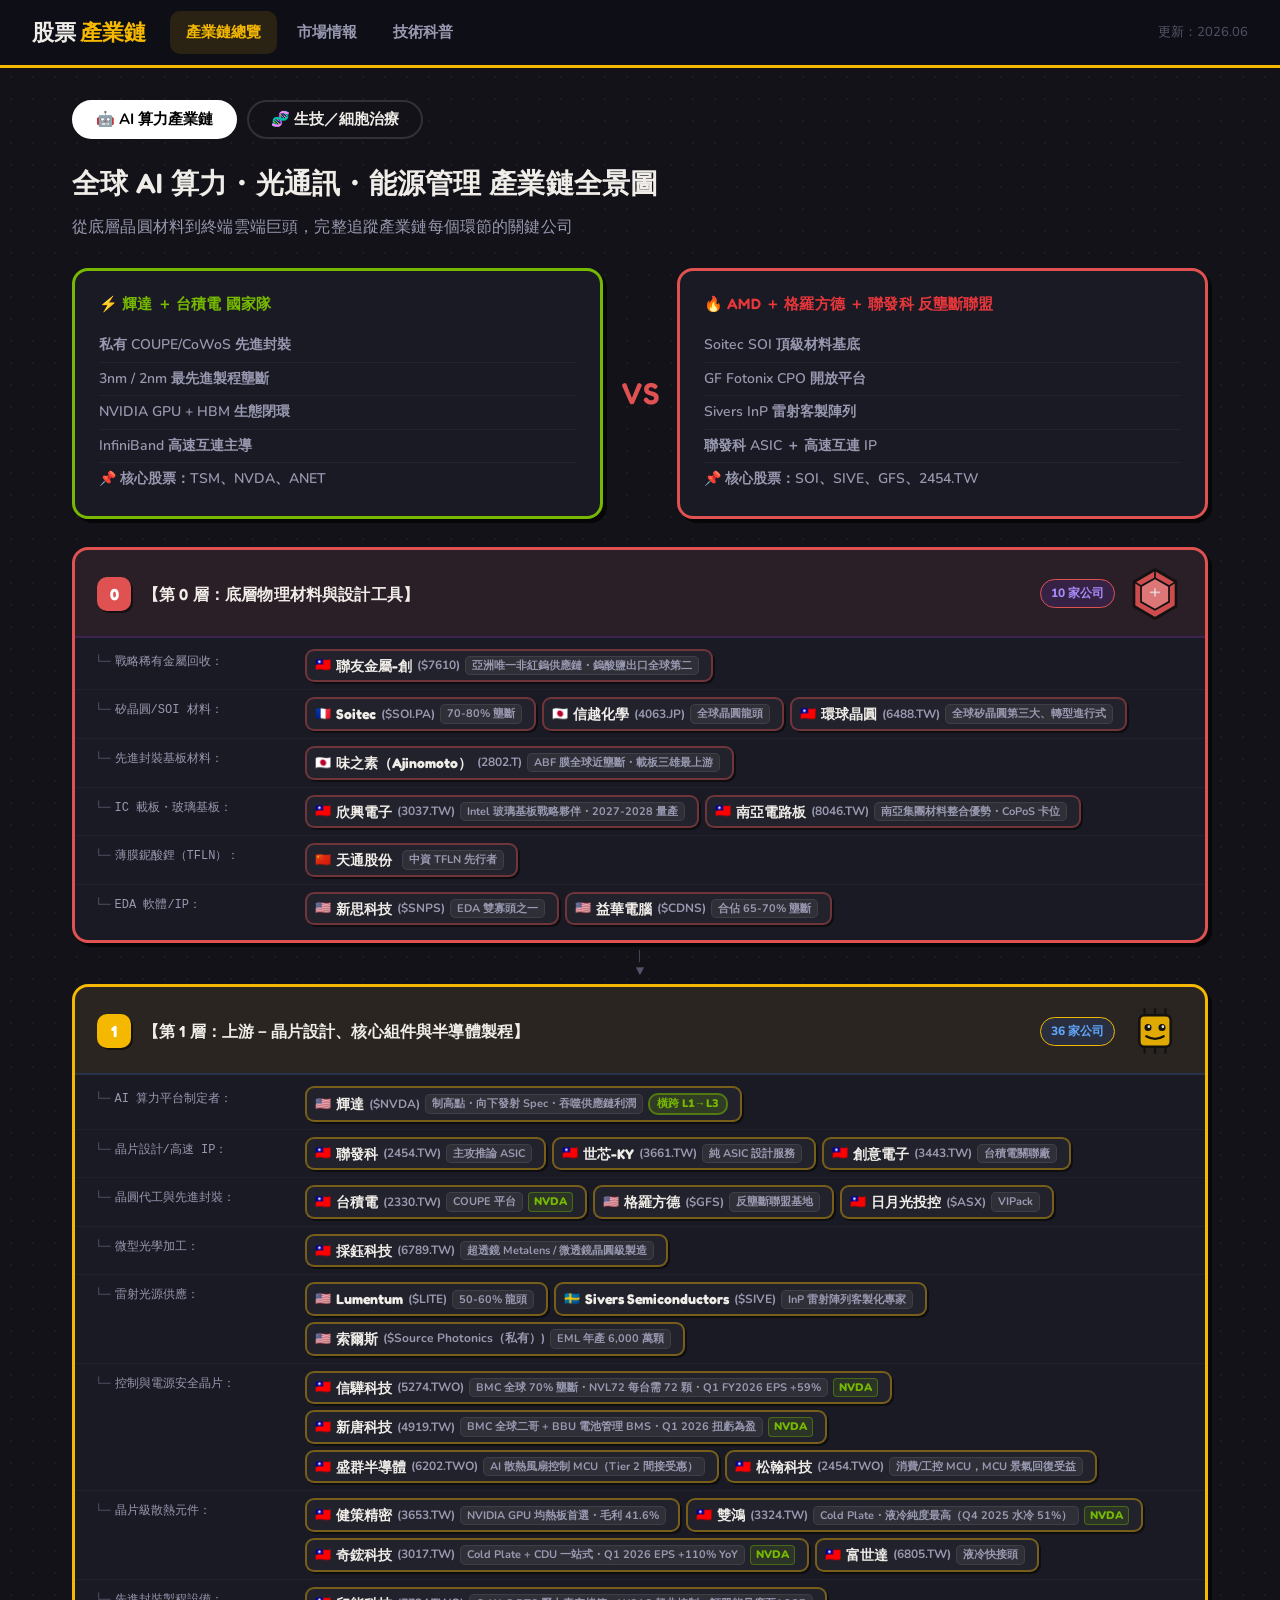
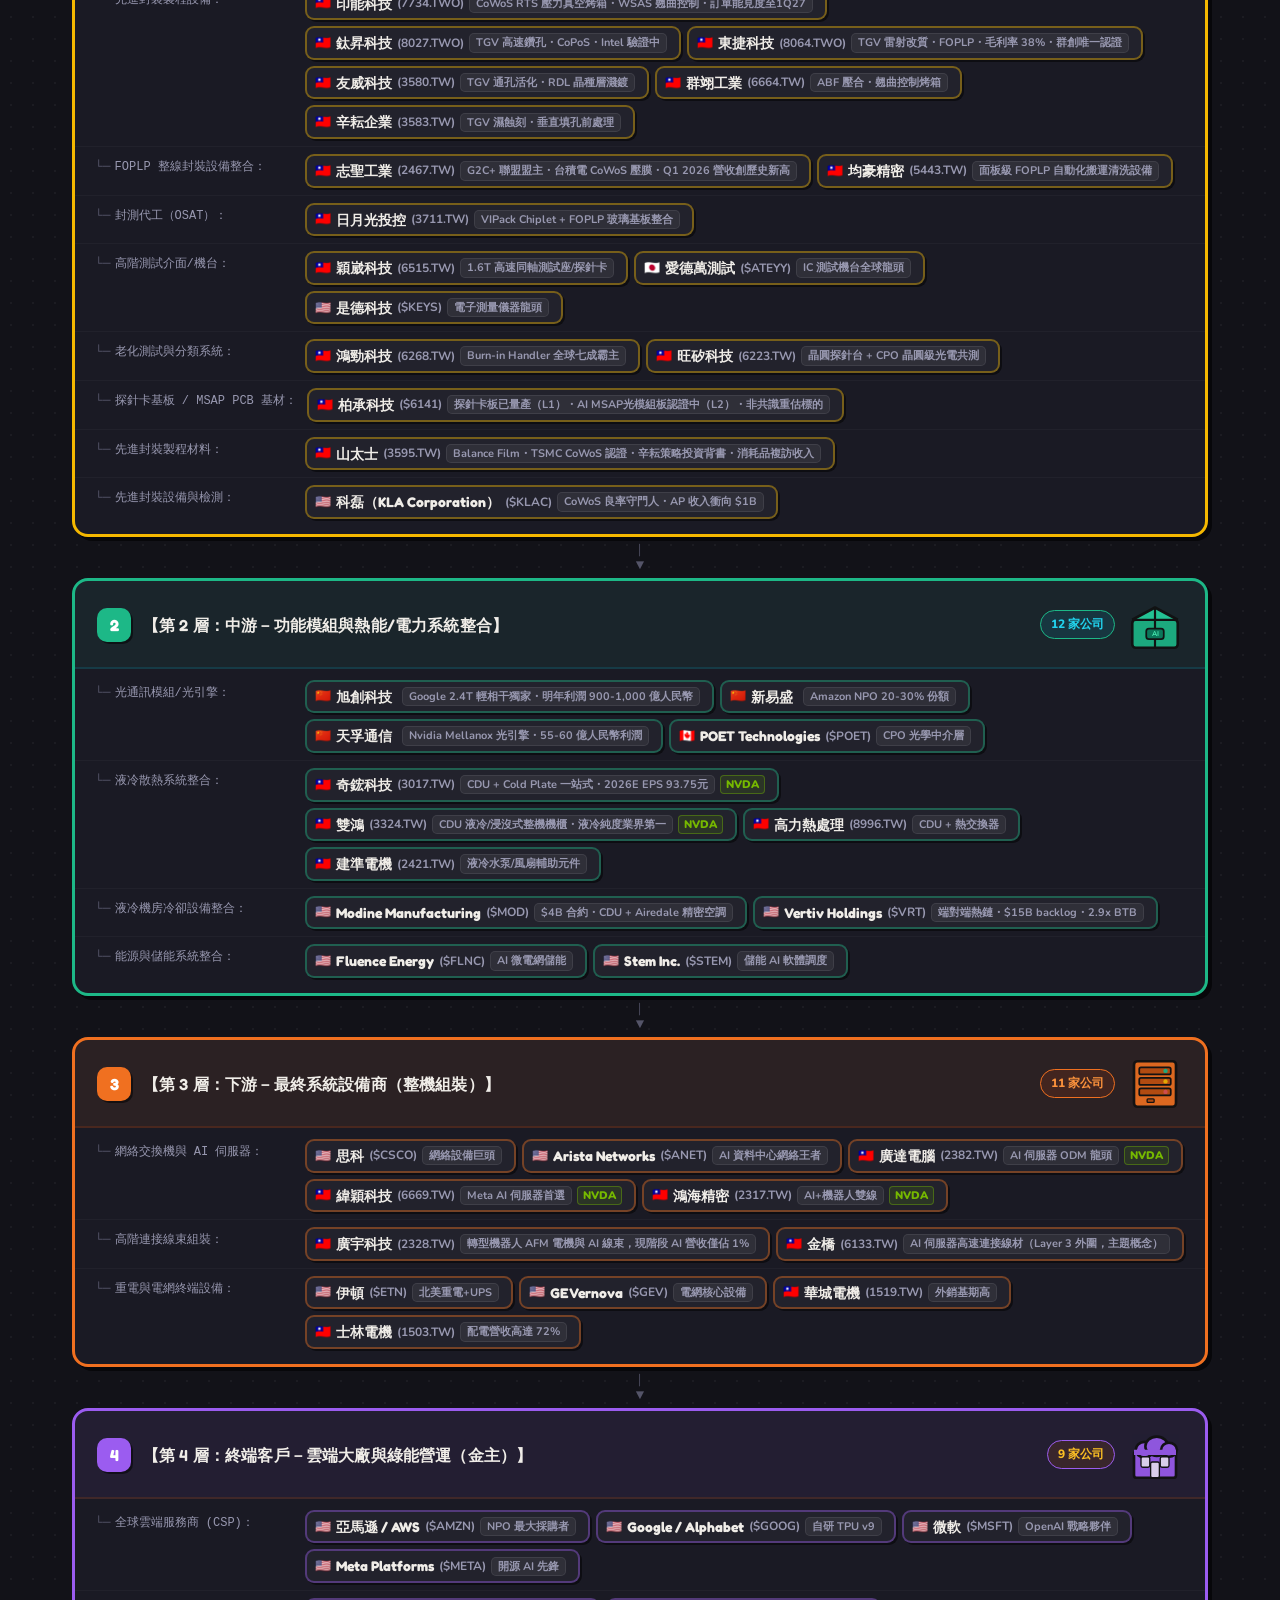
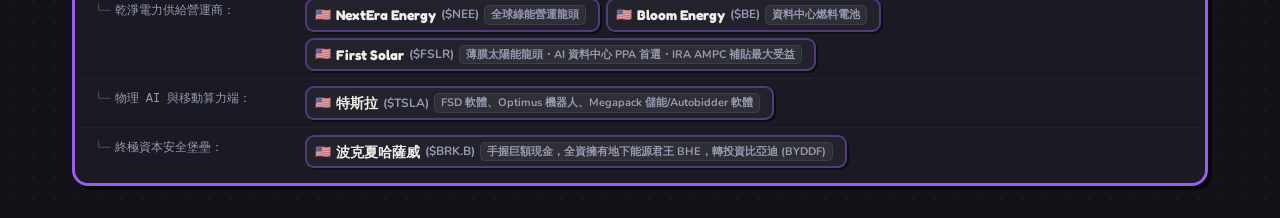
<file: index.html>
<!DOCTYPE html>
<html lang="zh-TW">
<head>
  <meta charset="UTF-8">
  <meta name="viewport" content="width=device-width, initial-scale=1.0">
  <title>股票產業鏈分析 2026</title>
  <link rel="preconnect" href="https://fonts.googleapis.com">
  <link rel="preconnect" href="https://fonts.gstatic.com" crossorigin>
  <link href="https://fonts.googleapis.com/css2?family=Fredoka:wght@300;400;500;600&family=Nunito:wght@400;600;700;800;900&display=swap" rel="stylesheet">
  <link rel="stylesheet" href="css/style.css">
</head>
<body>

<header class="site-header">
  <div class="logo">股票 <span>產業鏈</span></div>
  <nav>
    <a href="index.html" class="active">產業鏈總覽</a>
    <a href="intel.html">市場情報</a>
    <a href="learn.html">技術科普</a>
  </nav>
  <div class="header-right">更新：2026.06</div>
</header>

<main class="page-index">

  <!-- Sector Tabs -->
  <div class="sector-tabs">
    <button class="sector-tab active" data-sector="ai">🤖 AI 算力產業鏈</button>
    <button class="sector-tab" data-sector="biotech">🧬 生技／細胞治療</button>
  </div>

  <h1 class="page-title" id="pageTitle">全球 AI 算力・光通訊・能源管理 產業鏈全景圖</h1>
  <p class="page-subtitle" id="pageSubtitle">從底層晶圓材料到終端雲端巨頭，完整追蹤產業鏈每個環節的關鍵公司</p>

  <!-- Battle Banner (AI only) -->
  <div class="battle-banner" id="battleBanner">
    <div class="battle-card nvidia">
      <h3>⚡ 輝達 ＋ 台積電 國家隊</h3>
      <ul>
        <li>私有 COUPE/CoWoS 先進封裝</li>
        <li>3nm / 2nm 最先進製程壟斷</li>
        <li>NVIDIA GPU + HBM 生態閉環</li>
        <li>InfiniBand 高速互連主導</li>
        <li>📌 核心股票：TSM、NVDA、ANET</li>
      </ul>
    </div>
    <div class="battle-vs">VS</div>
    <div class="battle-card amd">
      <h3>🔥 AMD ＋ 格羅方德 ＋ 聯發科 反壟斷聯盟</h3>
      <ul>
        <li>Soitec SOI 頂級材料基底</li>
        <li>GF Fotonix CPO 開放平台</li>
        <li>Sivers InP 雷射客製陣列</li>
        <li>聯發科 ASIC ＋ 高速互連 IP</li>
        <li>📌 核心股票：SOI、SIVE、GFS、2454.TW</li>
      </ul>
    </div>
  </div>

  <!-- Supply Chain -->
  <div class="chain" id="chain"></div>
</main>

<button class="scroll-top" id="scrollTop" onclick="window.scrollTo({top:0,behavior:'smooth'})">↑</button>

<script src="data/companies.js"></script>
<script src="js/app.js"></script>
</body>
</html>
</file>
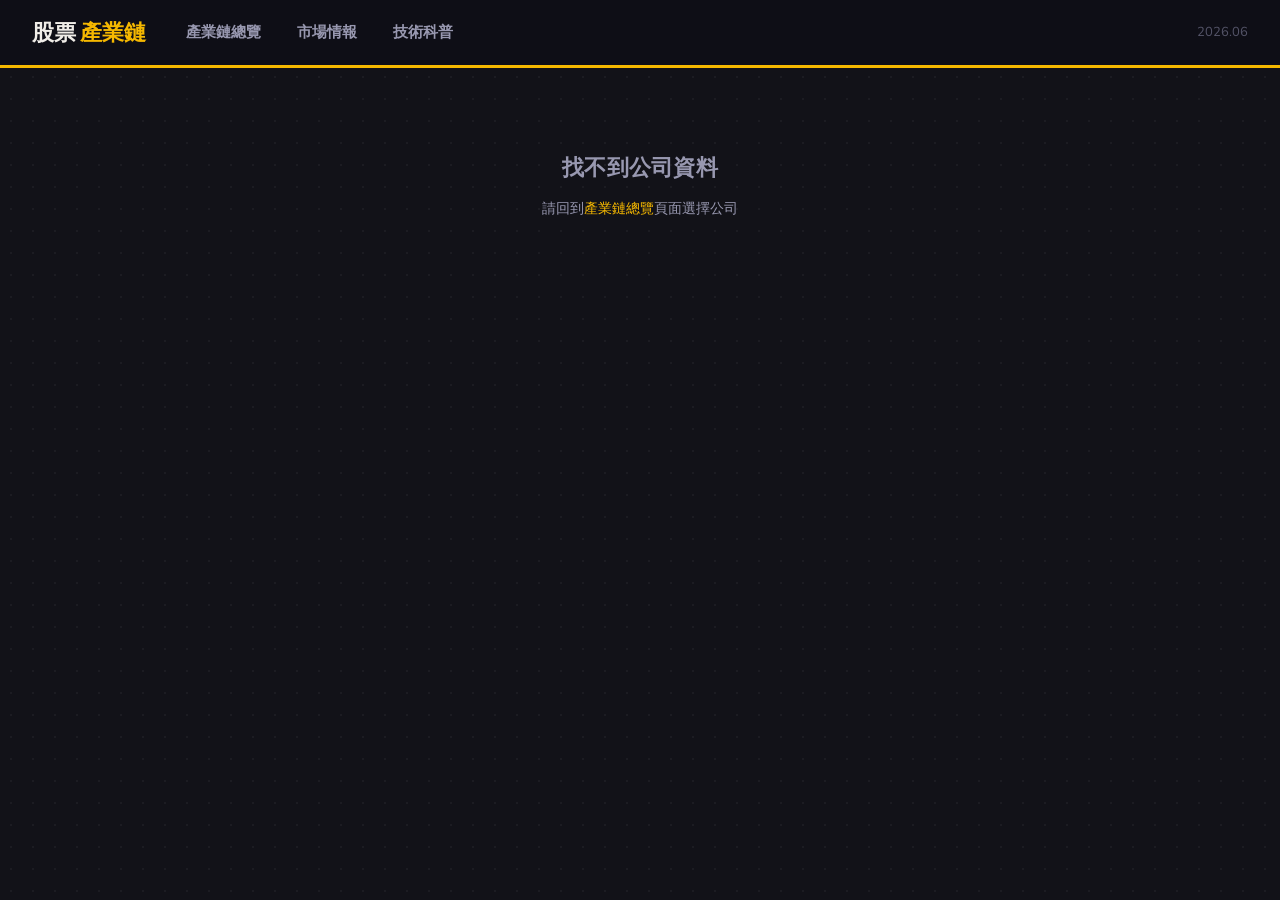
<file: company.html>
<!DOCTYPE html>
<html lang="zh-TW">
<head>
  <meta charset="UTF-8">
  <meta name="viewport" content="width=device-width, initial-scale=1.0">
  <title>公司分析</title>
  <link rel="preconnect" href="https://fonts.googleapis.com">
  <link rel="preconnect" href="https://fonts.gstatic.com" crossorigin>
  <link href="https://fonts.googleapis.com/css2?family=Fredoka:wght@300;400;500;600&family=Nunito:wght@400;600;700;800;900&display=swap" rel="stylesheet">
  <link rel="stylesheet" href="css/style.css">
</head>
<body>

<header class="site-header">
  <div class="logo">股票 <span>產業鏈</span></div>
  <nav>
    <a href="index.html">產業鏈總覽</a>
    <a href="intel.html">市場情報</a>
    <a href="learn.html">技術科普</a>
  </nav>
  <div class="header-right" id="headerDate">2026.06</div>
</header>

<div id="app"></div>

<script src="data/companies.js"></script>
<script src="data/intel.js"></script>
<script src="js/sync.js"></script>
<script src="js/company.js"></script>
</body>
</html>
</file>
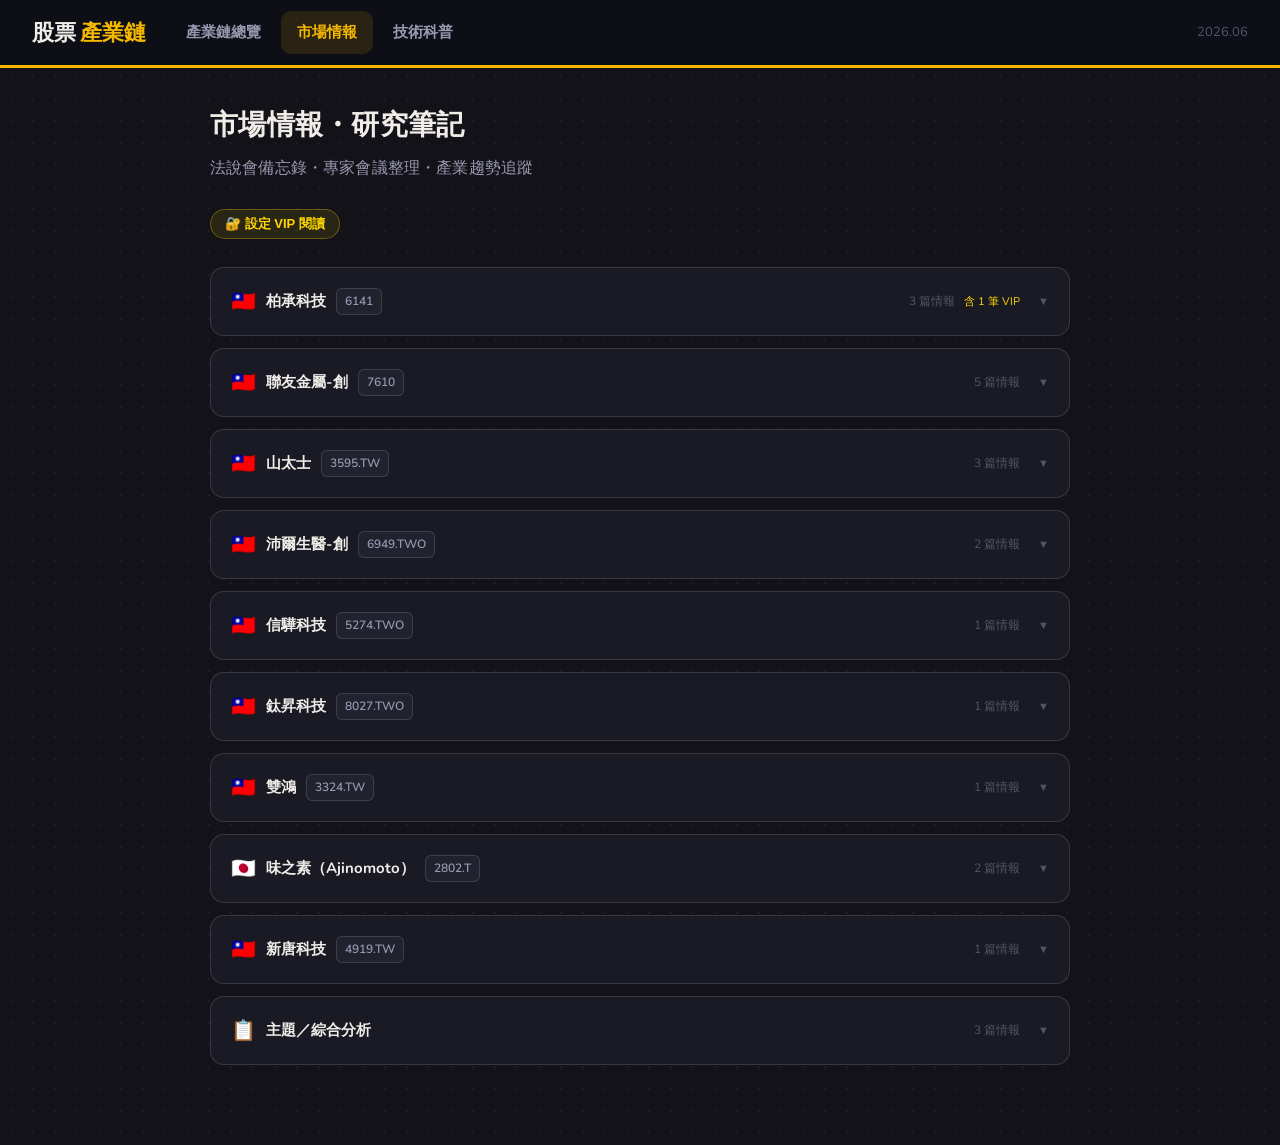
<file: intel.html>
<!DOCTYPE html>
<html lang="zh-TW">
<head>
  <meta charset="UTF-8">
  <meta name="viewport" content="width=device-width, initial-scale=1.0">
  <title>市場情報 — 股票產業鏈</title>
  <link rel="preconnect" href="https://fonts.googleapis.com">
  <link rel="preconnect" href="https://fonts.gstatic.com" crossorigin>
  <link href="https://fonts.googleapis.com/css2?family=Fredoka:wght@300;400;500;600&family=Nunito:wght@400;600;700;800;900&display=swap" rel="stylesheet">
  <link rel="stylesheet" href="css/style.css">
</head>
<body>

<header class="site-header">
  <div class="logo">股票 <span>產業鏈</span></div>
  <nav>
    <a href="index.html">產業鏈總覽</a>
    <a href="intel.html" class="active">市場情報</a>
    <a href="learn.html">技術科普</a>
  </nav>
  <div class="header-right" id="headerDate">2026.06</div>
</header>

<main class="page-intel">
  <h1 class="page-title">市場情報・研究筆記</h1>
  <p class="page-subtitle">法說會備忘錄・專家會議整理・產業趨勢追蹤</p>
  <div id="intel-app"></div>
</main>

<button class="scroll-top" id="scrollTop" onclick="window.scrollTo({top:0,behavior:'smooth'})">↑</button>

<script src="data/companies.js"></script>
<script src="data/intel.js"></script>
<script src="js/intel.js"></script>
</body>
</html>
</file>
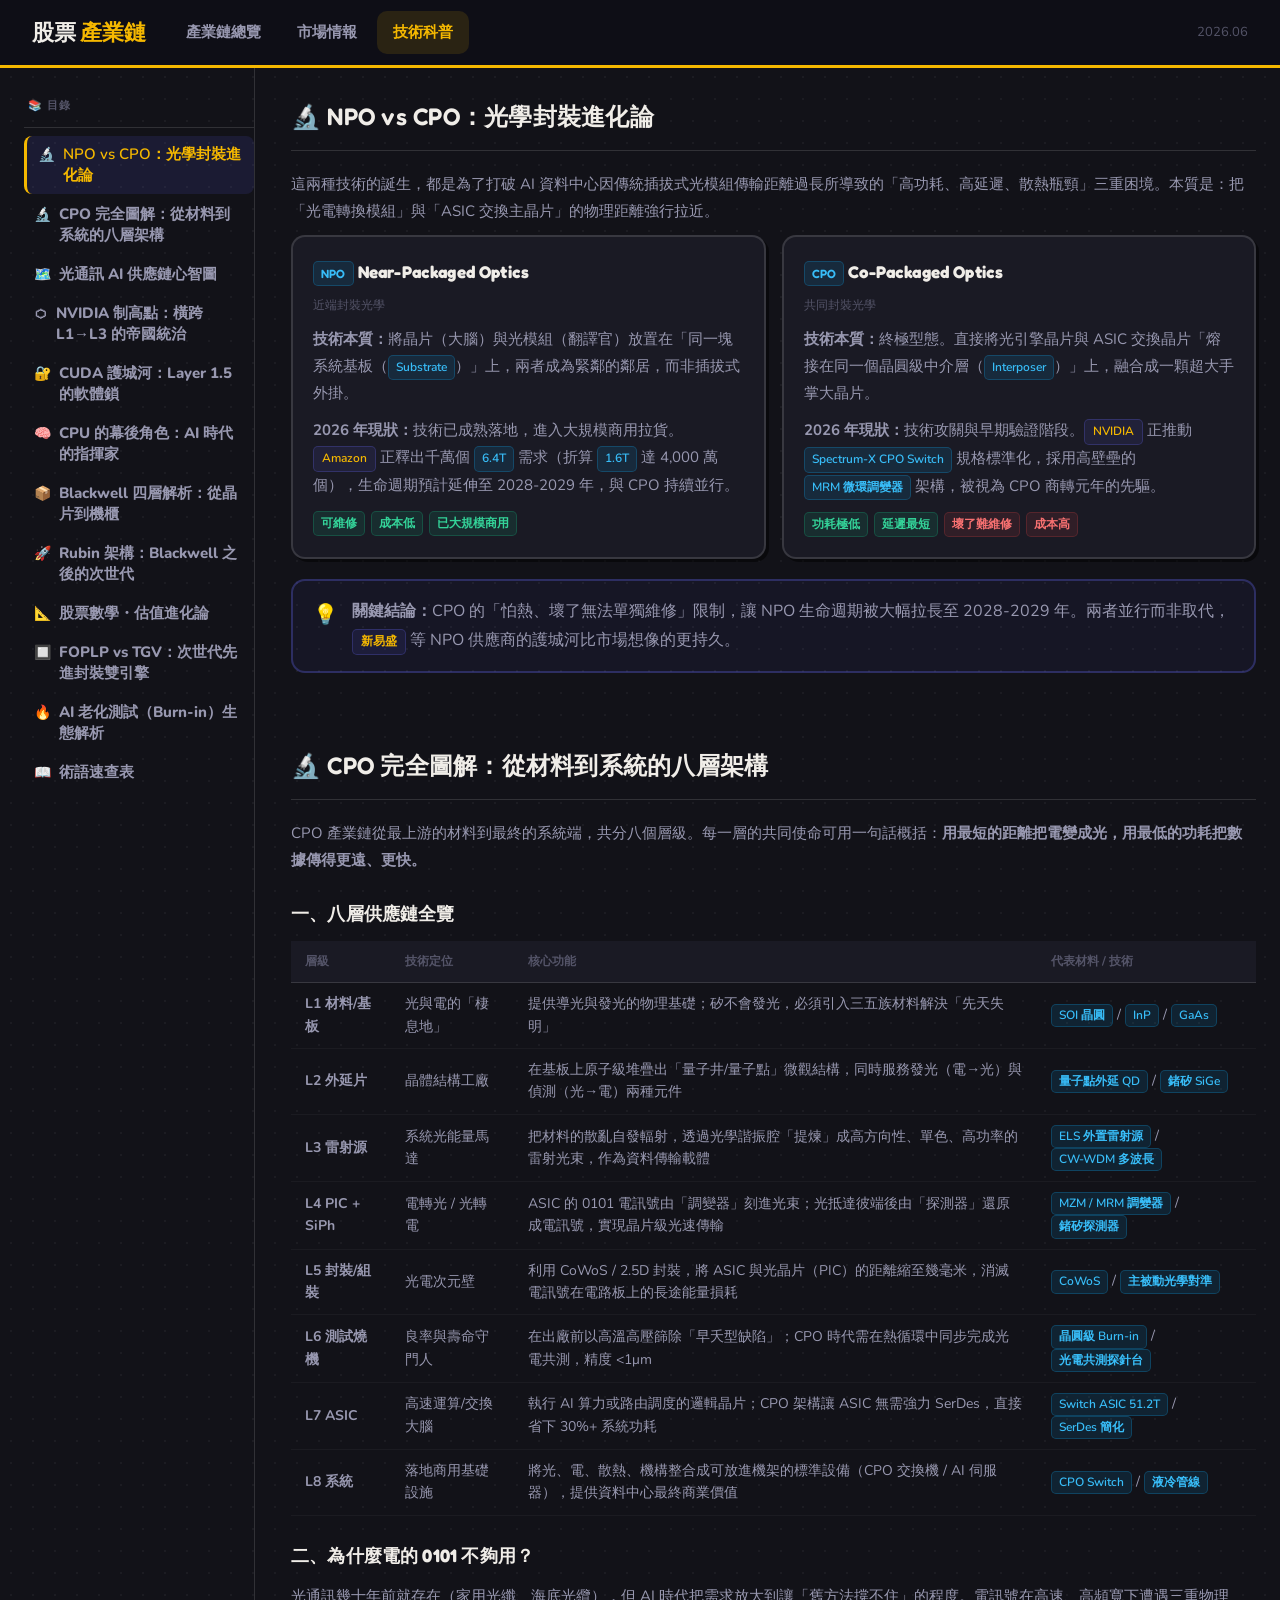
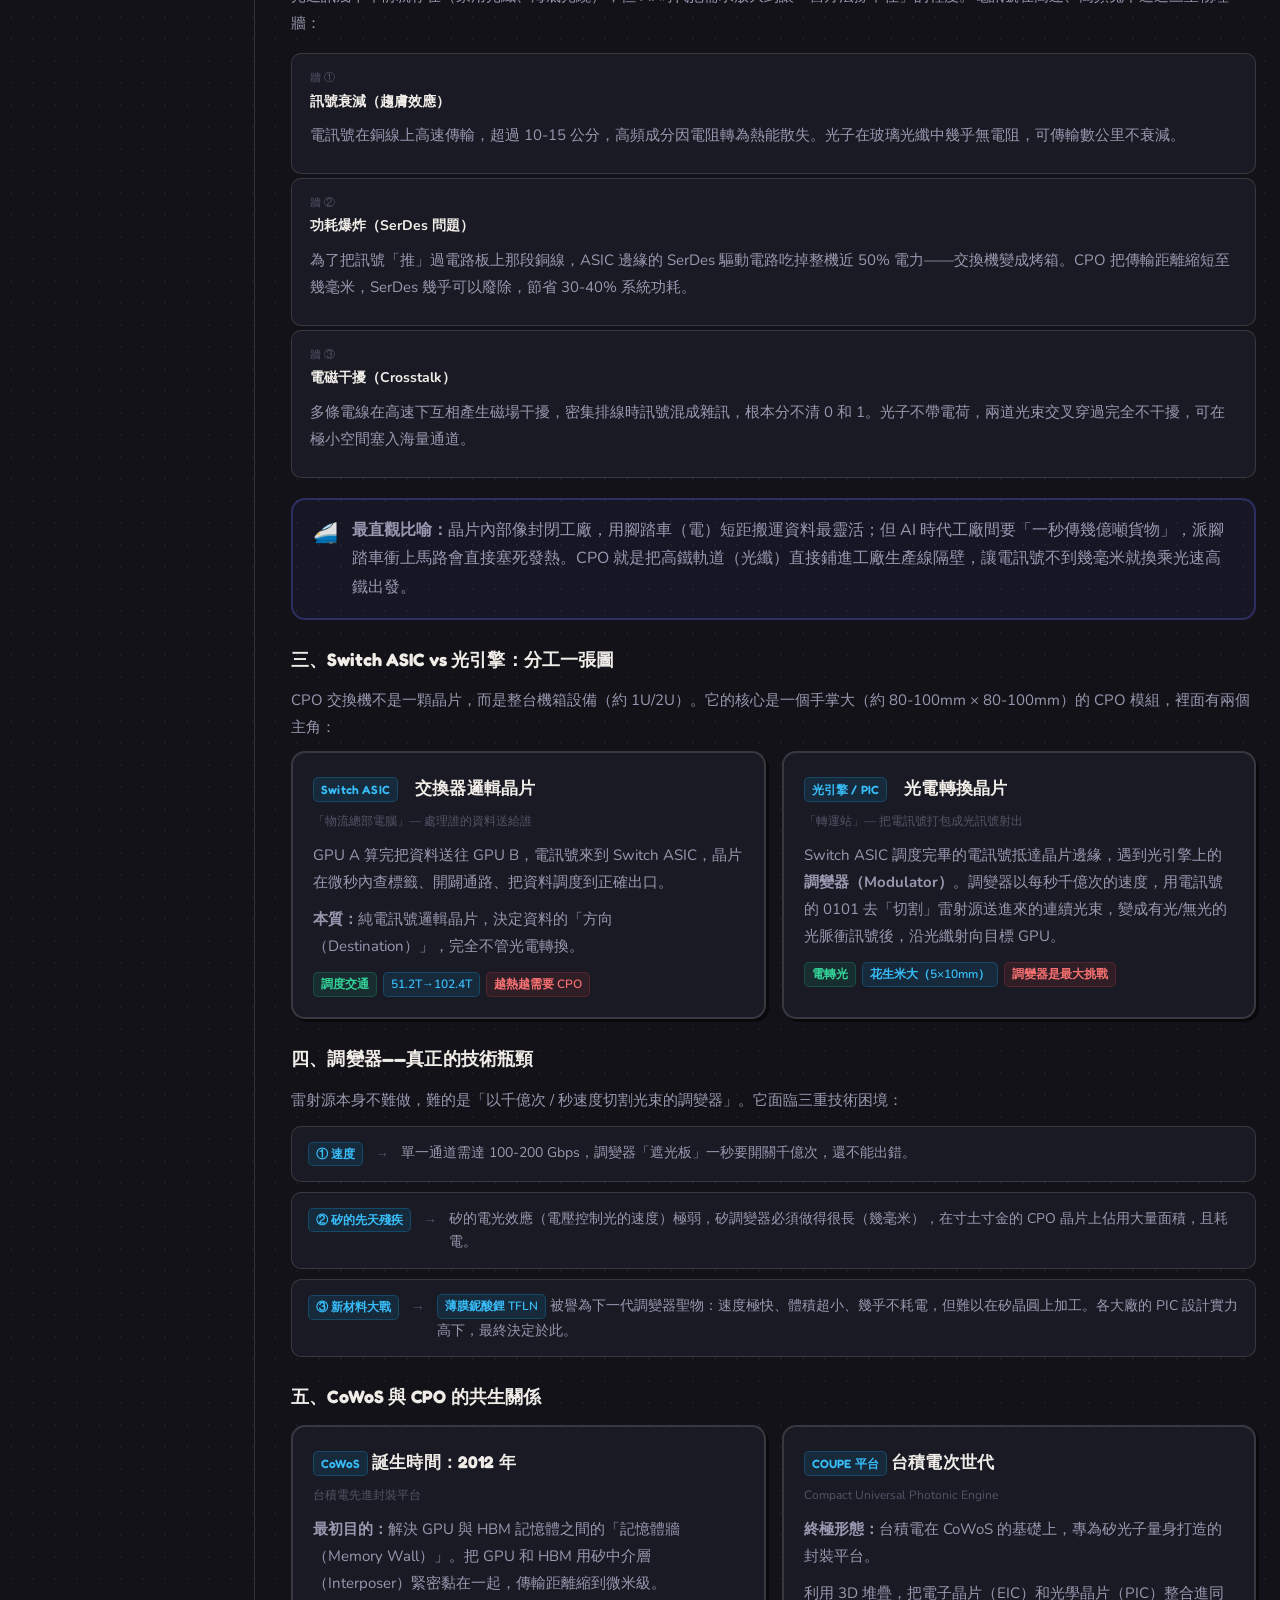
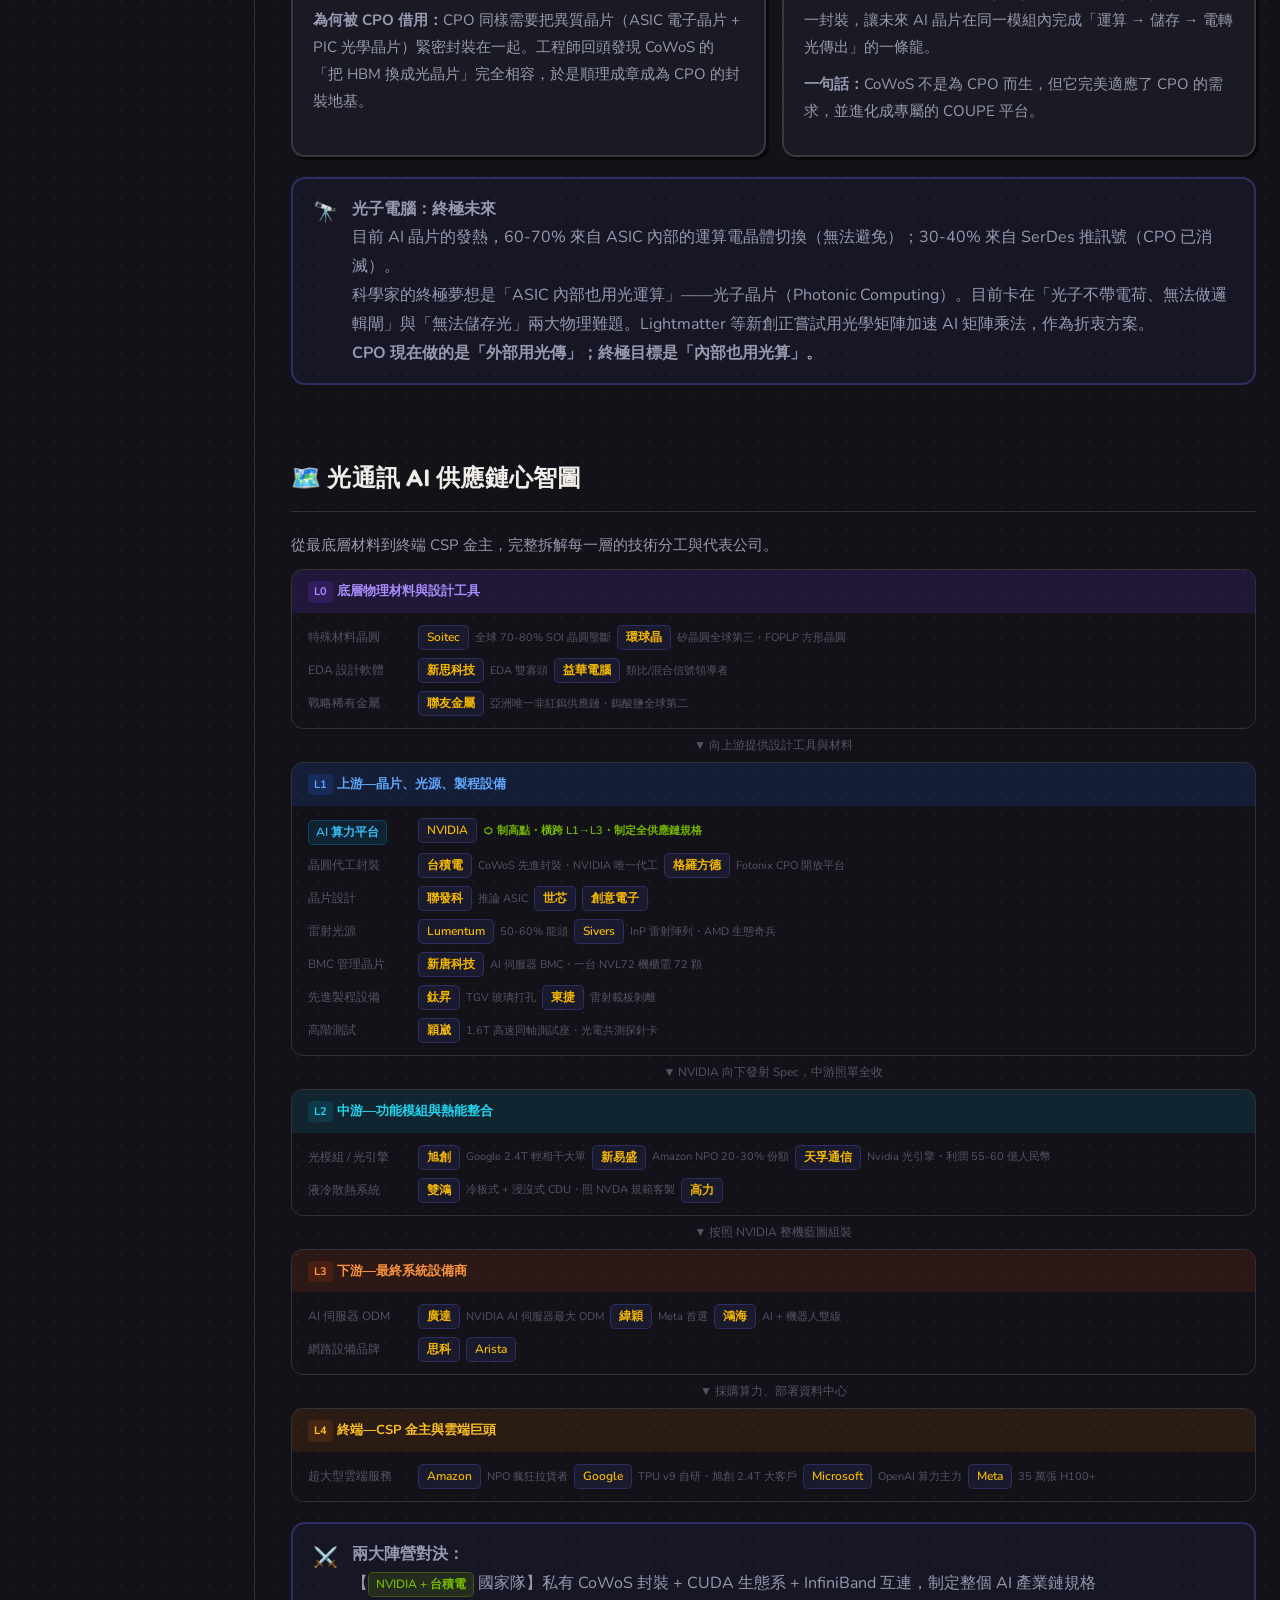
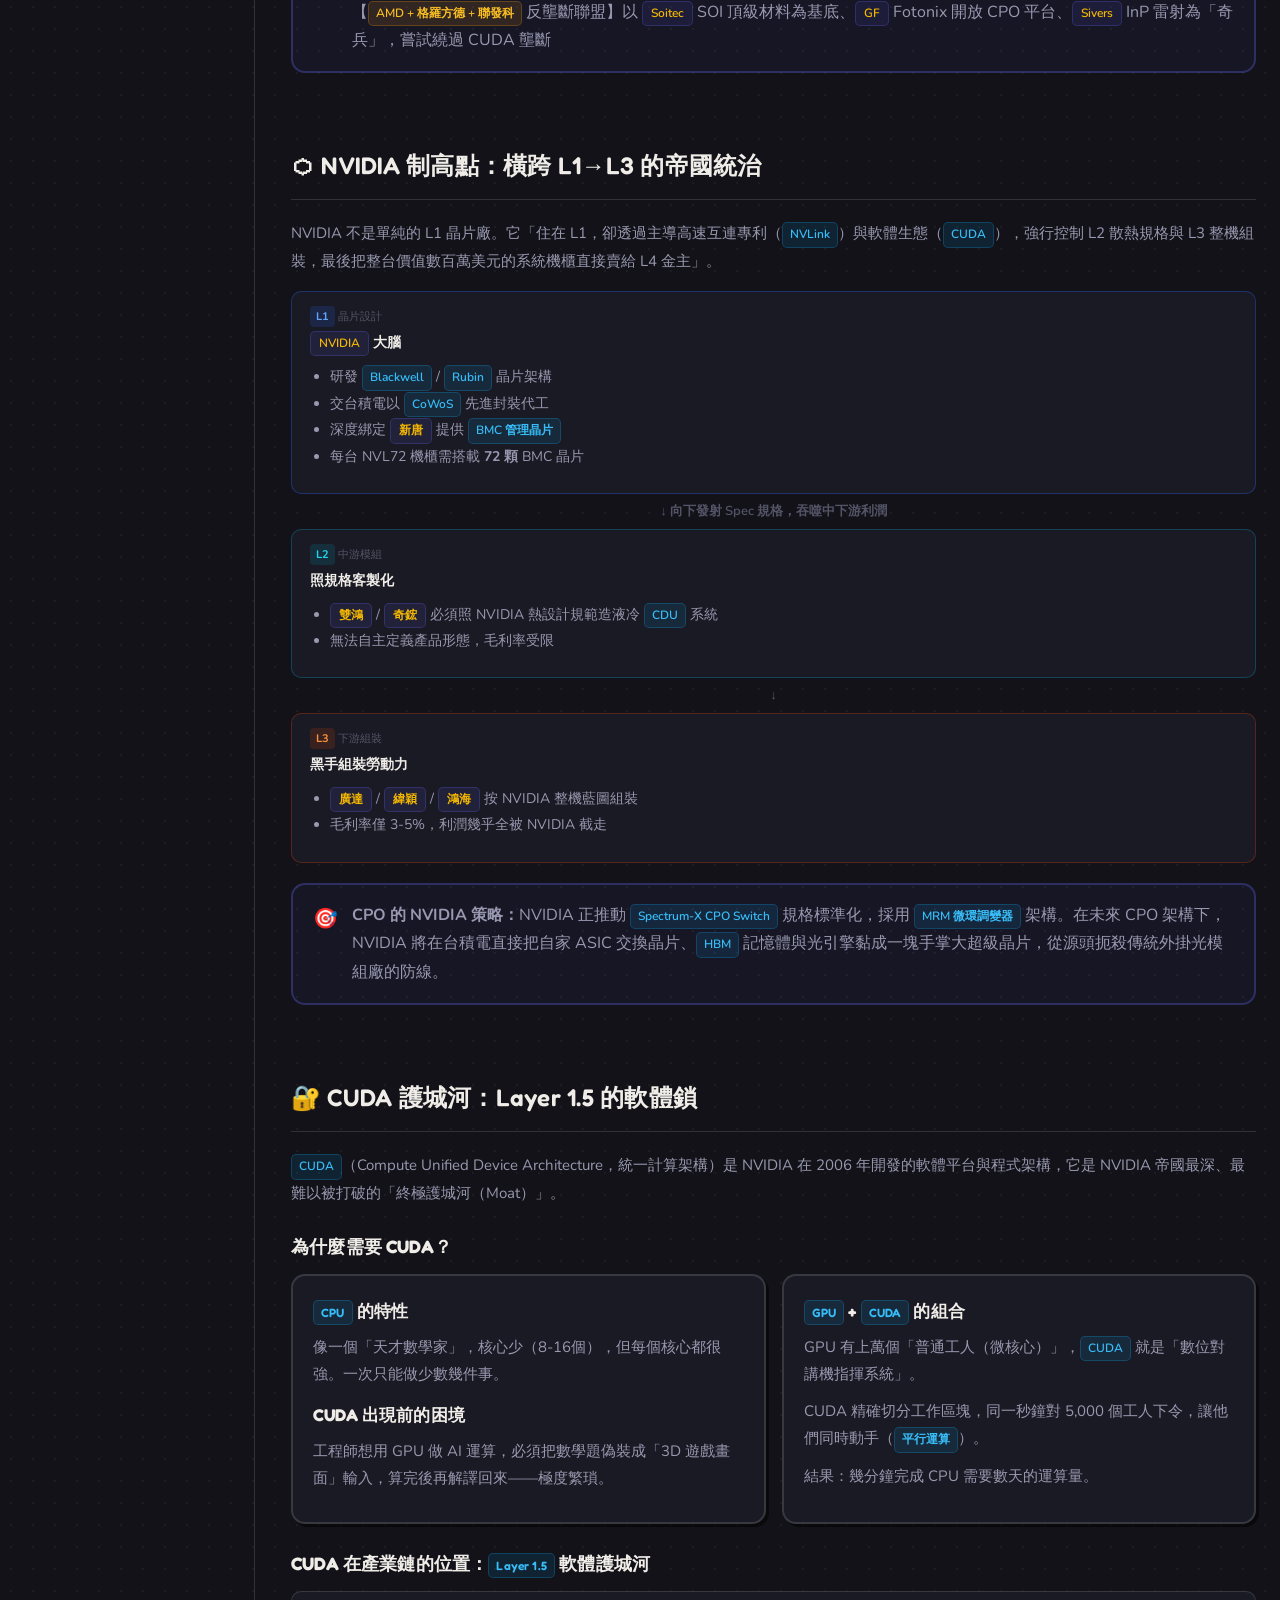
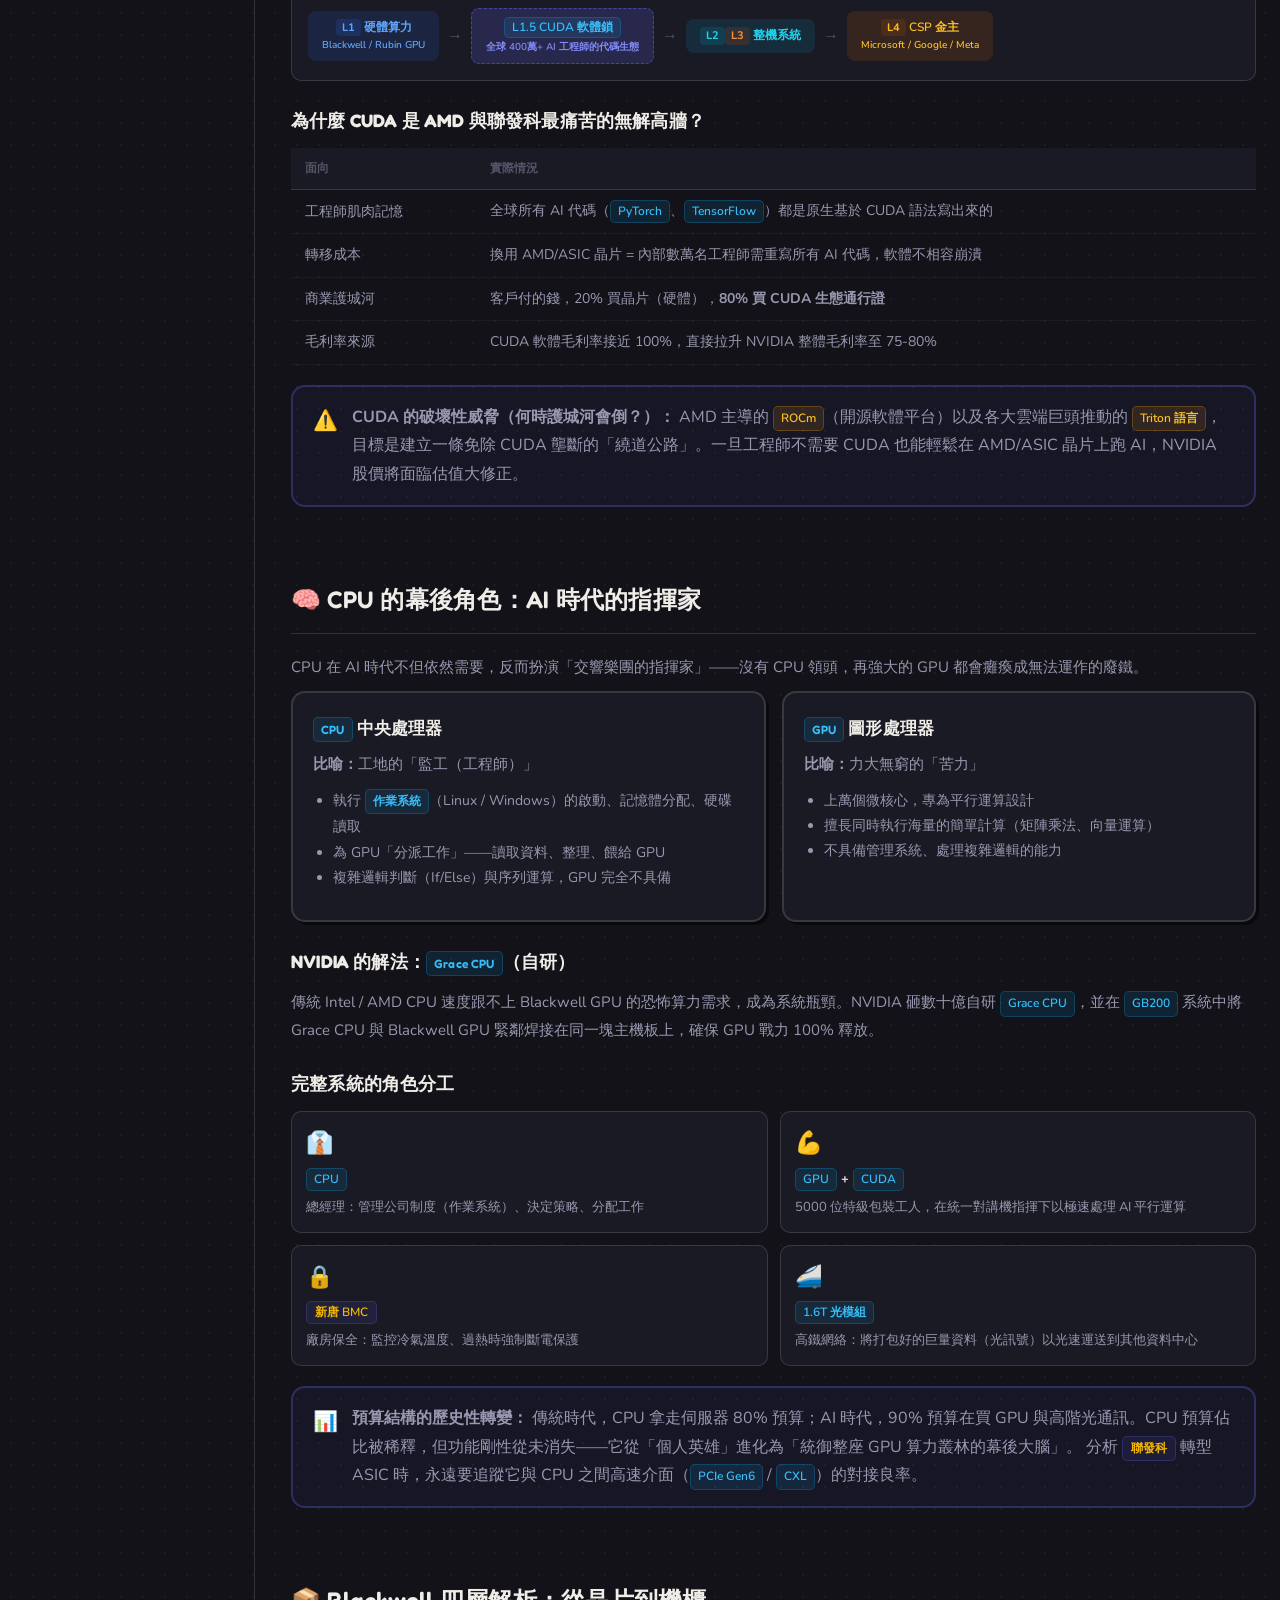
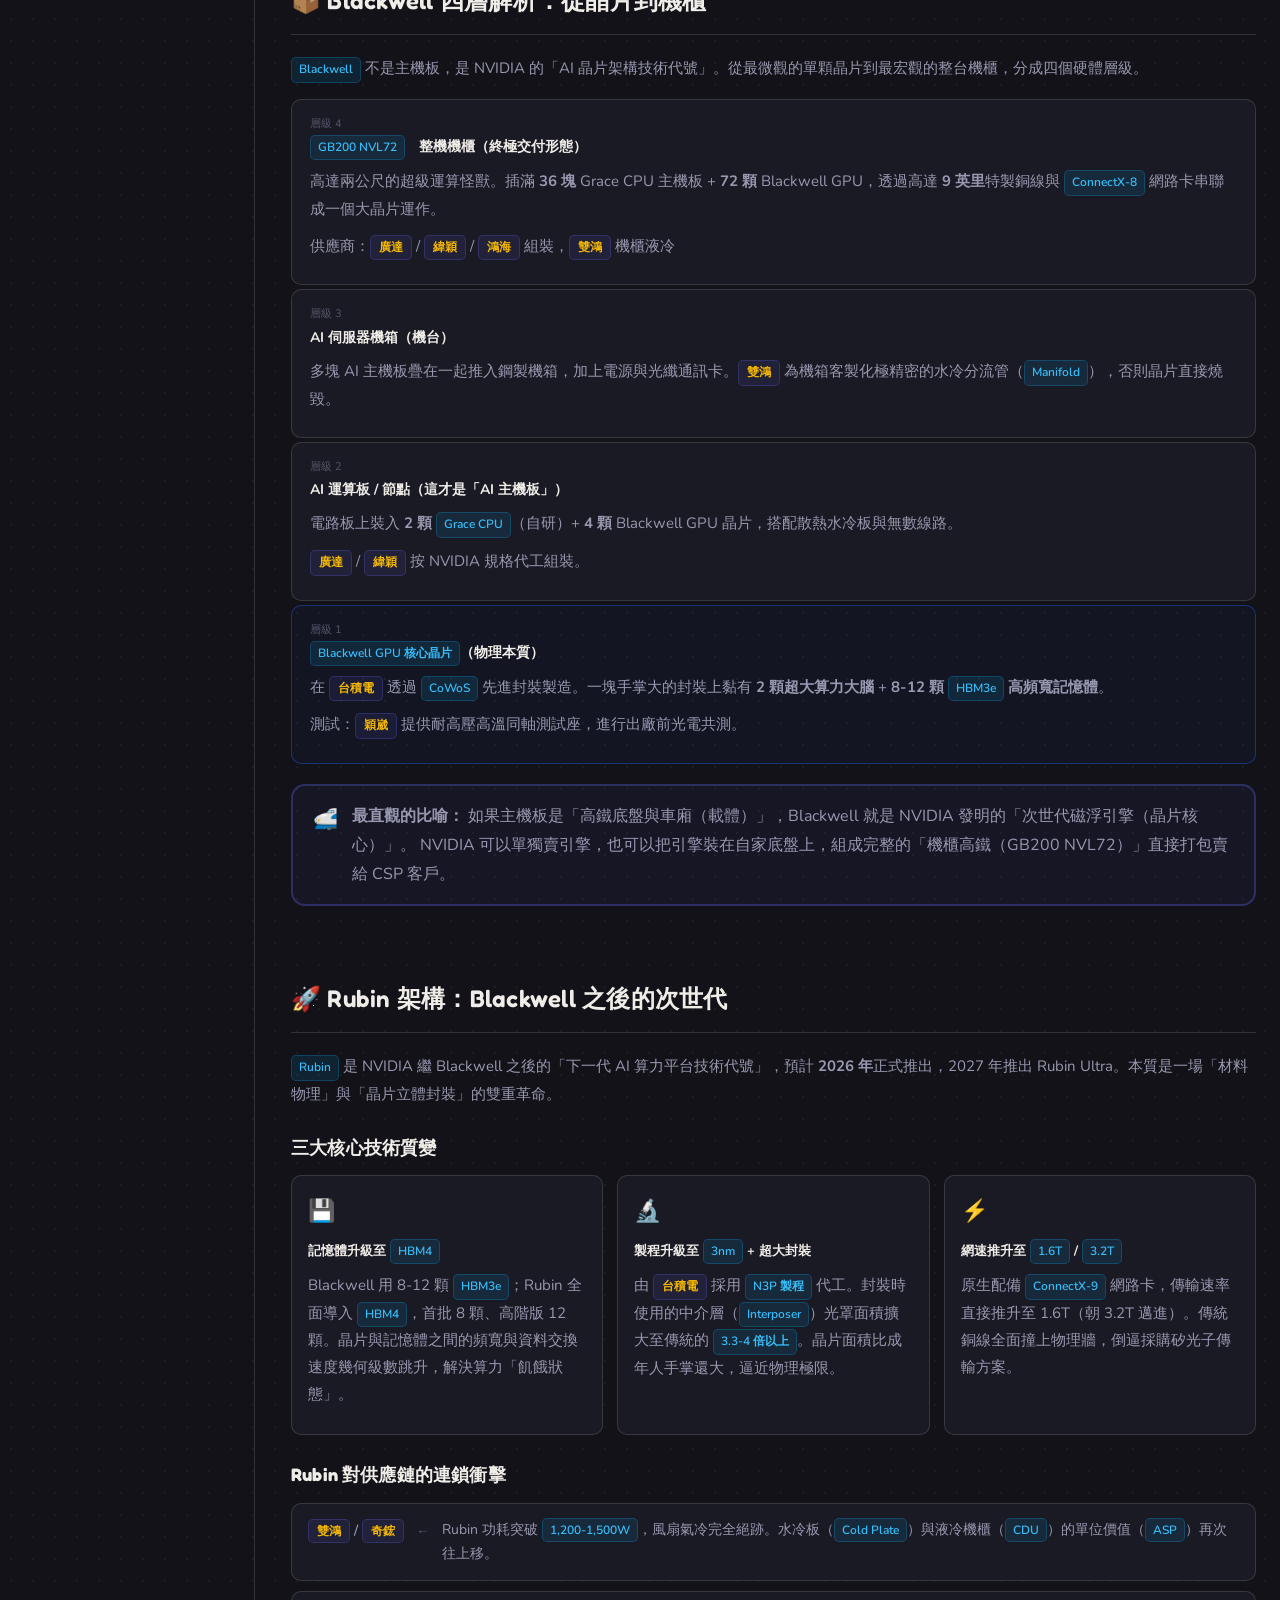
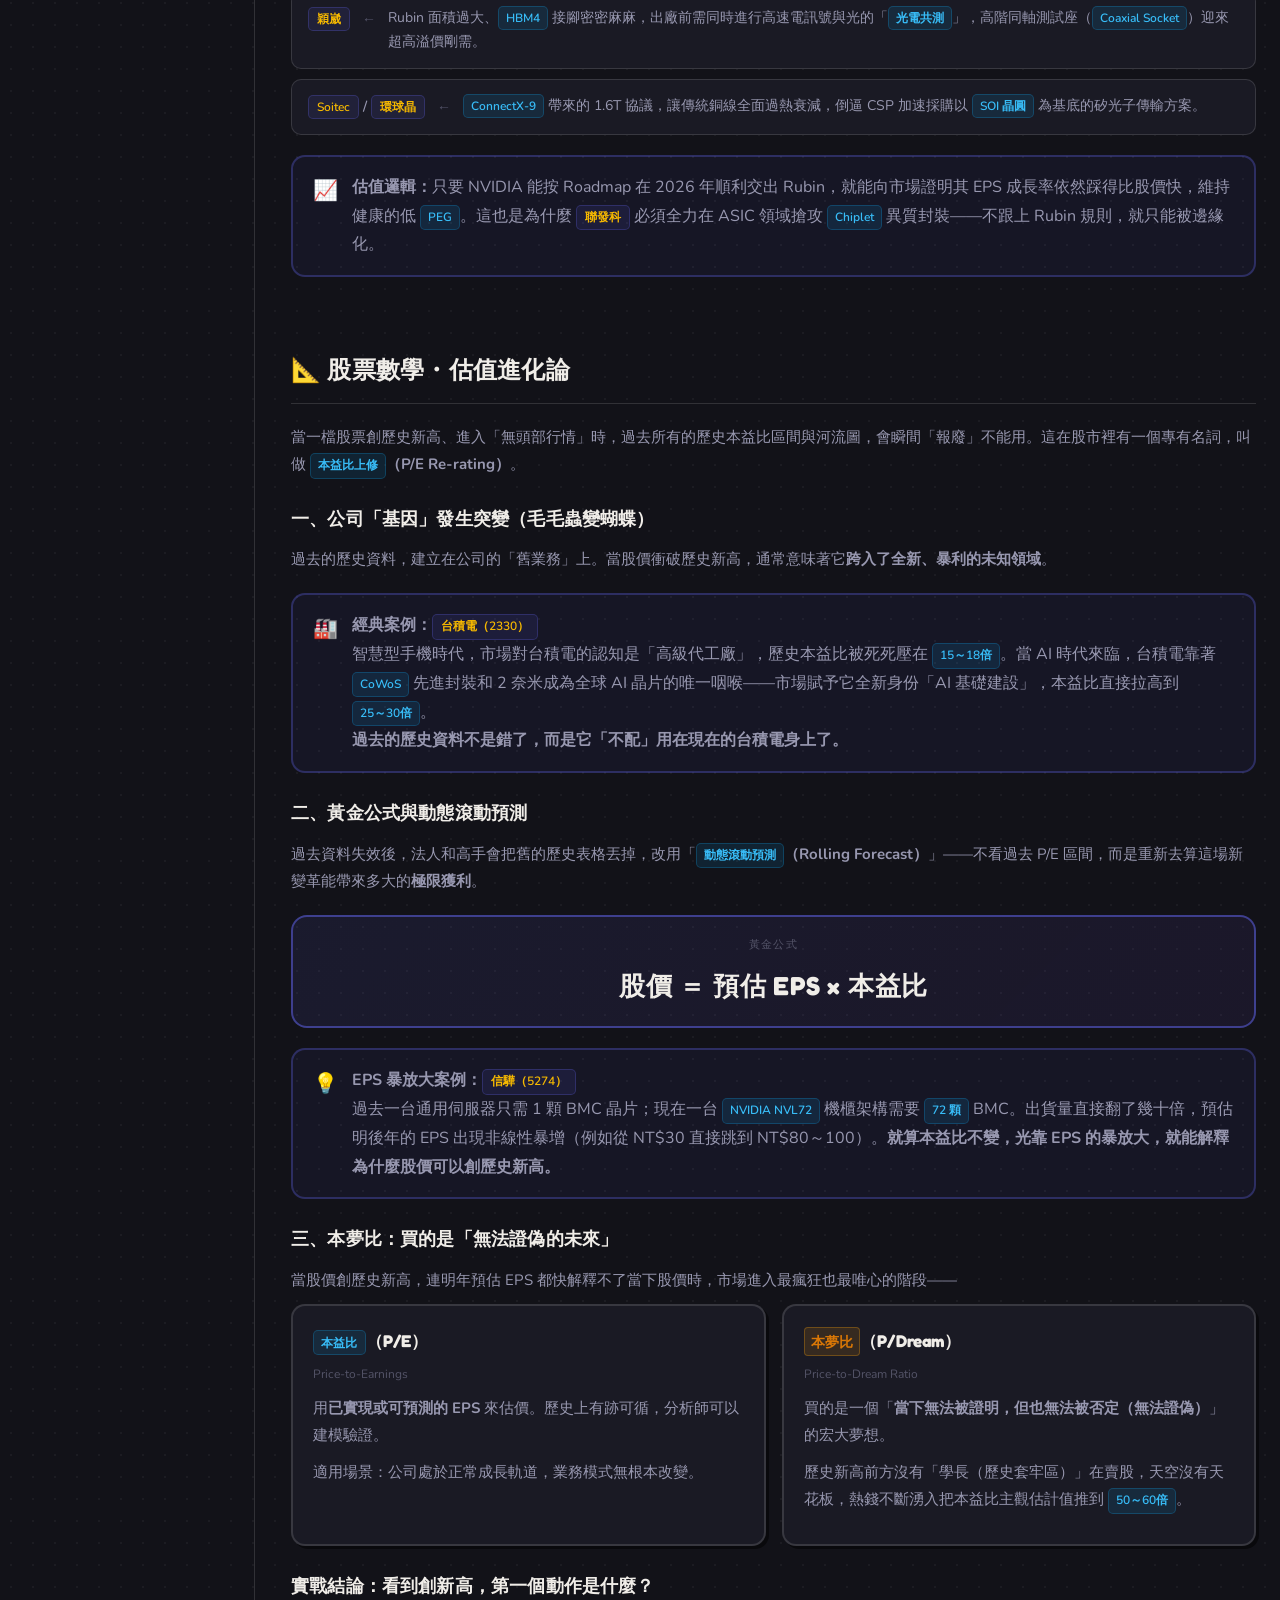
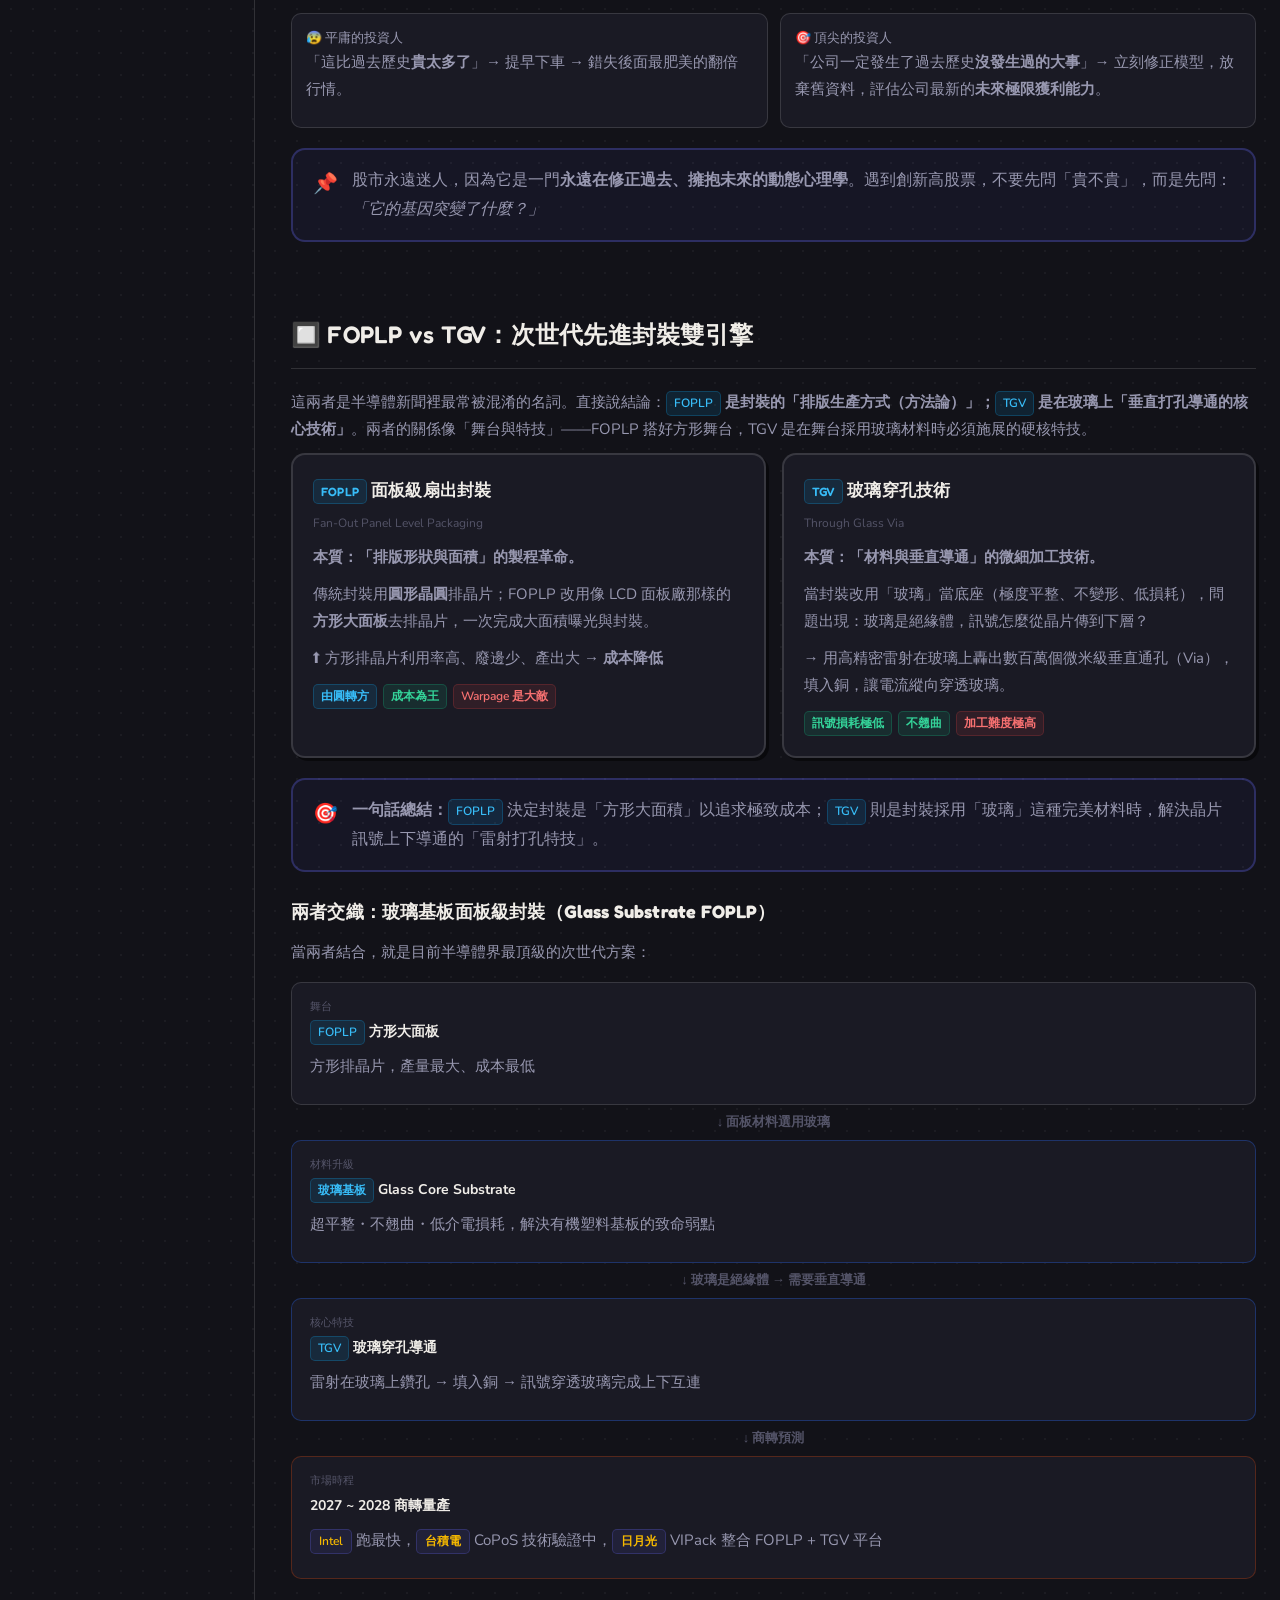
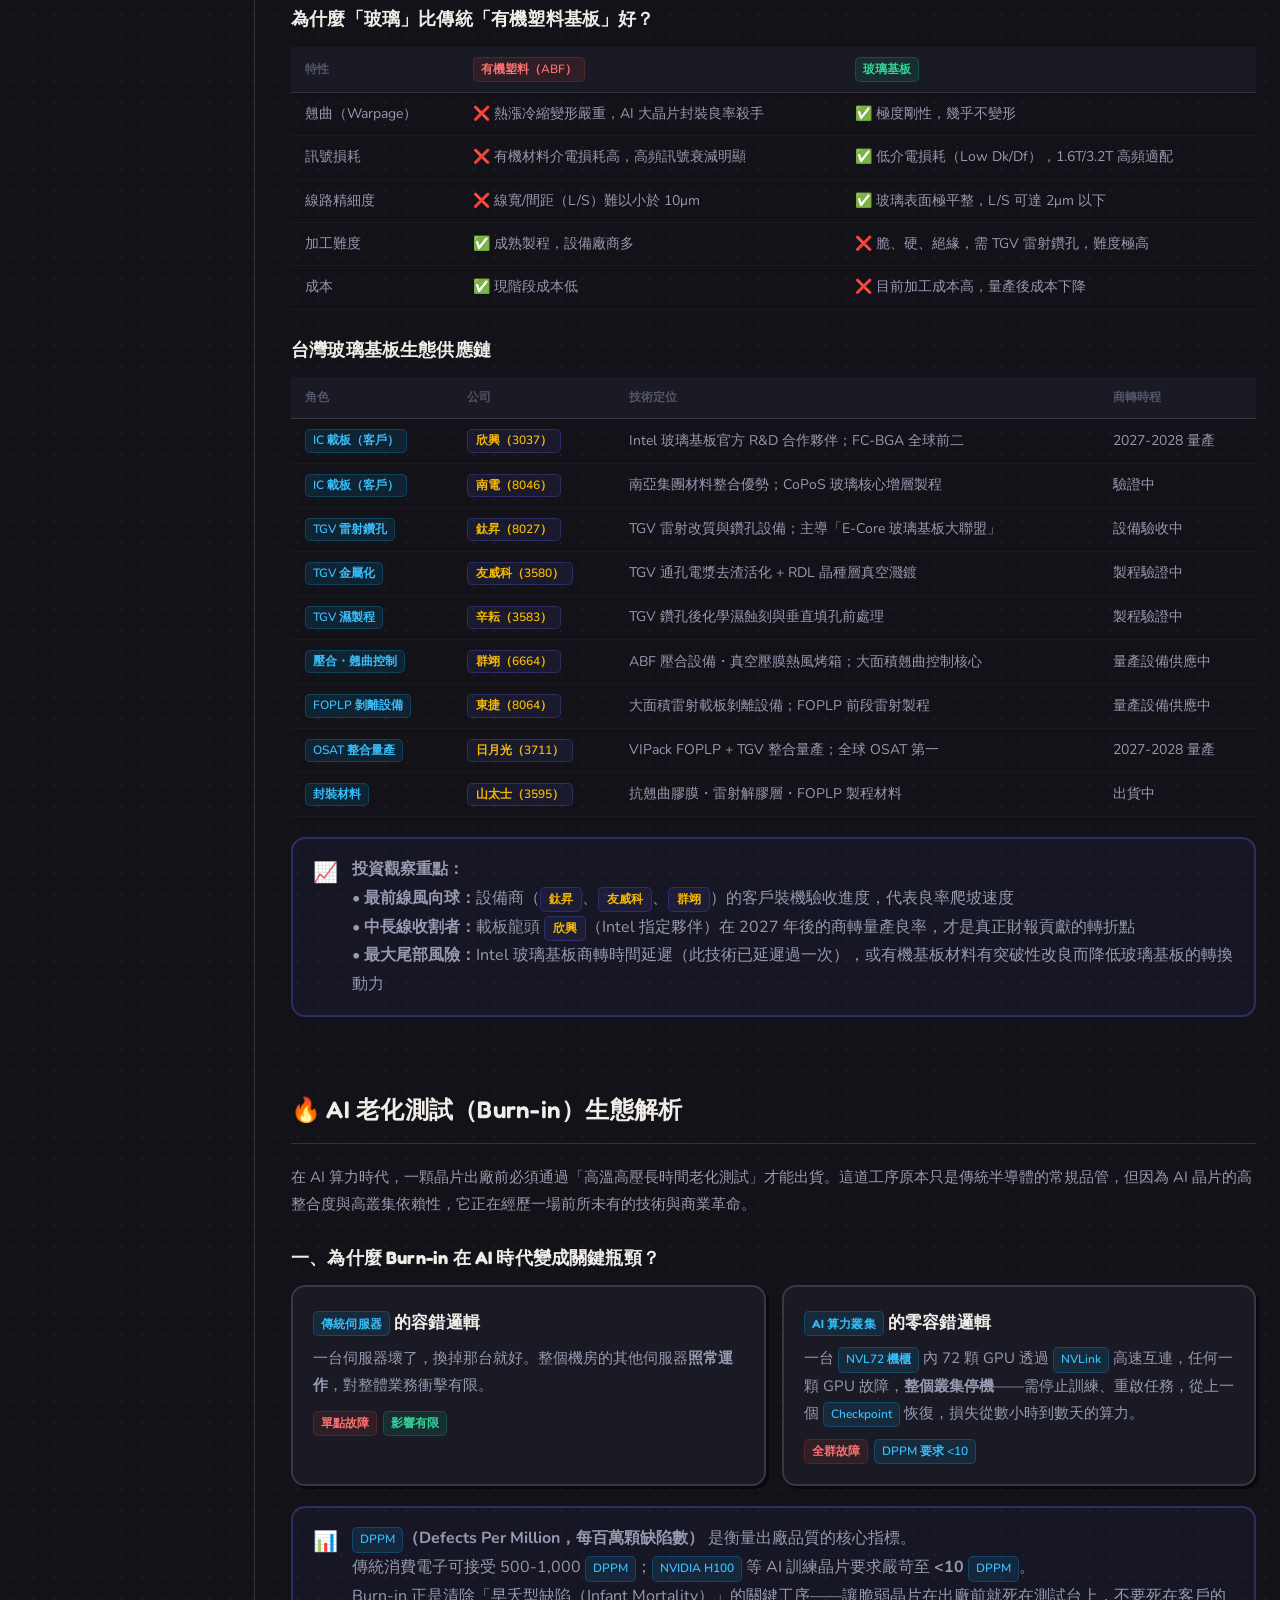
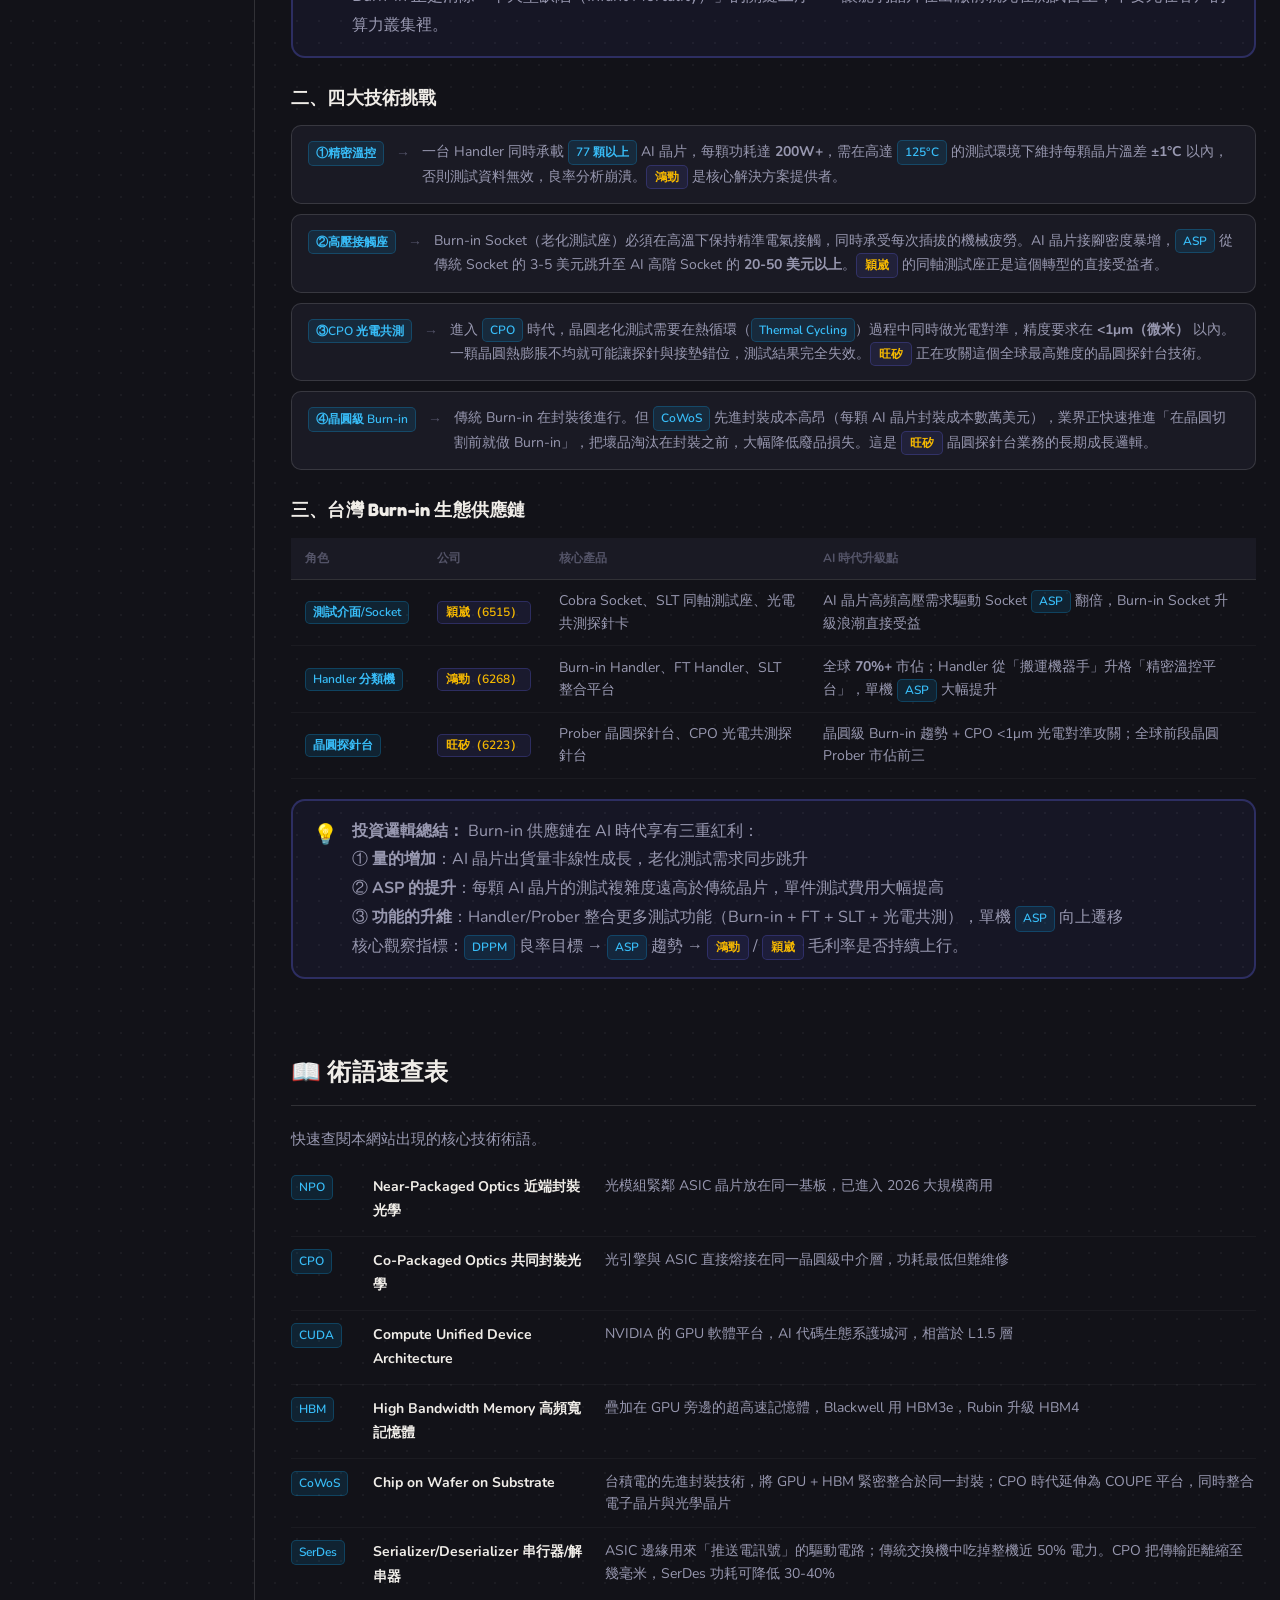
<file: learn.html>
<!DOCTYPE html>
<html lang="zh-TW">
<head>
  <meta charset="UTF-8">
  <meta name="viewport" content="width=device-width, initial-scale=1.0">
  <title>技術科普 — 股票產業鏈</title>
  <link rel="preconnect" href="https://fonts.googleapis.com">
  <link rel="preconnect" href="https://fonts.gstatic.com" crossorigin>
  <link href="https://fonts.googleapis.com/css2?family=Fredoka:wght@300;400;500;600&family=Nunito:wght@400;600;700;800;900&display=swap" rel="stylesheet">
  <link rel="stylesheet" href="css/style.css">
</head>
<body>

<header class="site-header">
  <div class="logo">股票 <span>產業鏈</span></div>
  <nav>
    <a href="index.html">產業鏈總覽</a>
    <a href="intel.html">市場情報</a>
    <a href="learn.html" class="active">技術科普</a>
  </nav>
  <div class="header-right" id="headerDate">2026.06</div>
</header>

<div class="learn-layout">
  <aside class="learn-sidebar" id="learnSidebar">
    <div class="learn-sidebar-title">📚 目錄</div>
    <nav id="learnNav"></nav>
  </aside>
  <main class="learn-main" id="learnMain"></main>
</div>

<script src="data/companies.js"></script>
<script src="js/learn.js"></script>
</body>
</html>
</file>
<file: css/style.css>
:root {
  /* ── CARTOON / STREET ART THEME ── */
  --bg:  #090910;
  --bg2: #101018;
  --bg3: #18182a;
  --border: rgba(255,255,255,0.14);
  --text: #f2f0ee;
  --text-muted: #9898b0;
  --text-dim: #54546a;
  --accent:  #ffe600;
  --accent2: #ff2d78;

  /* Vivid neon layer palette */
  --l0: #ff2d78; --l0-bg: rgba(255,45,120,0.14);
  --l1: #ffe600; --l1-bg: rgba(255,230,0,0.13);
  --l2: #00ffaa; --l2-bg: rgba(0,255,170,0.11);
  --l3: #ff6b35; --l3-bg: rgba(255,107,53,0.13);
  --l4: #c084fc; --l4-bg: rgba(192,132,252,0.12);

  --radius: 14px;
  --radius-sm: 10px;
  --font: 'Nunito', 'PingFang TC', 'Microsoft JhengHei', -apple-system, BlinkMacSystemFont, sans-serif;
}

* { box-sizing: border-box; margin: 0; padding: 0; }

body {
  font-family: var(--font);
  font-size: 17px;
  background: var(--bg);
  color: var(--text);
  line-height: 1.7;
  min-height: 100vh;
}

a { color: inherit; text-decoration: none; }

/* ── HEADER ── */
.site-header {
  background: var(--bg2);
  border-bottom: 1px solid var(--border);
  padding: 0 32px;
  display: flex;
  align-items: center;
  gap: 24px;
  height: 60px;
  position: sticky;
  top: 0;
  z-index: 100;
}
.site-header .logo {
  font-size: 18px;
  font-weight: 700;
  color: var(--text);
  letter-spacing: -0.3px;
}
.site-header .logo span { color: var(--accent); }
.site-header nav { display: flex; gap: 4px; }
.site-header nav a {
  padding: 6px 14px;
  border-radius: var(--radius-sm);
  font-size: 14px;
  color: var(--text-muted);
  transition: all 0.15s;
}
.site-header nav a:hover, .site-header nav a.active {
  background: rgba(255,255,255,0.06);
  color: var(--text);
}
.header-right { margin-left: auto; font-size: 13px; color: var(--text-dim); }

/* ── INDEX PAGE ── */
.page-index { padding: 32px; max-width: 1200px; margin: 0 auto; }

.page-title { font-size: 22px; font-weight: 700; margin-bottom: 4px; }
.page-subtitle { color: var(--text-muted); font-size: 14px; margin-bottom: 28px; }

/* Battle Section */
.battle-banner {
  display: grid;
  grid-template-columns: 1fr auto 1fr;
  gap: 12px;
  margin-bottom: 28px;
  align-items: stretch;
}
.battle-card {
  background: var(--bg2);
  border: 1px solid var(--border);
  border-radius: var(--radius);
  padding: 14px 18px;
}
.battle-card.nvidia { border-left: 3px solid #76b900; }
.battle-card.amd    { border-left: 3px solid #e8373b; }
.battle-card h3 { font-size: 12px; font-weight: 700; margin-bottom: 8px; letter-spacing: 0.3px; }
.battle-card.nvidia h3 { color: #76b900; }
.battle-card.amd h3    { color: #e8373b; }
.battle-card ul { list-style: none; }
.battle-card ul li {
  font-size: 12px;
  color: var(--text-muted);
  padding: 2px 0;
  border-bottom: 1px solid rgba(255,255,255,0.04);
}
.battle-card ul li:last-child { border-bottom: none; }
.battle-vs {
  display: flex;
  align-items: center;
  justify-content: center;
  font-size: 18px;
  font-weight: 900;
  color: var(--text-dim);
  padding: 0 6px;
}

/* Supply Chain */
.chain { display: flex; flex-direction: column; gap: 0; }

.layer-block { position: relative; }
.layer-connector {
  height: 32px;
  display: flex;
  align-items: center;
  justify-content: center;
}
.layer-connector::before {
  content: '↓';
  color: var(--text-dim);
  font-size: 20px;
}

.layer-header {
  display: flex;
  align-items: center;
  gap: 12px;
  padding: 16px 24px 12px;
  border-radius: var(--radius) var(--radius) 0 0;
}
.layer-number {
  width: 32px; height: 32px;
  border-radius: 50%;
  display: flex; align-items: center; justify-content: center;
  font-size: 13px; font-weight: 700;
  flex-shrink: 0;
}
.layer-info { flex: 1; }
.layer-info h2 { font-size: 16px; font-weight: 700; }
.layer-info p  { font-size: 12px; color: var(--text-muted); margin-top: 2px; line-height: 1.4; }
.layer-count {
  font-size: 12px;
  padding: 3px 10px;
  border-radius: 20px;
  font-weight: 600;
}

.layer-body {
  padding: 16px 24px 24px;
  border-radius: 0 0 var(--radius) var(--radius);
  display: flex;
  flex-direction: column;
  gap: 20px;
}

.category-group {}
.category-label {
  font-size: 11px;
  font-weight: 700;
  letter-spacing: 0.8px;
  text-transform: uppercase;
  color: var(--text-dim);
  margin-bottom: 10px;
  padding-left: 2px;
}

.company-grid {
  display: flex;
  flex-wrap: wrap;
  gap: 10px;
}

/* Company Card */
.company-card {
  background: var(--bg2);
  border: 1px solid var(--border);
  border-radius: var(--radius-sm);
  padding: 14px 16px;
  cursor: pointer;
  transition: all 0.18s;
  width: 200px;
  flex-shrink: 0;
  position: relative;
  overflow: hidden;
}
.company-card::before {
  content: '';
  position: absolute;
  top: 0; left: 0; right: 0;
  height: 2px;
  opacity: 0;
  transition: opacity 0.18s;
}
.company-card:hover {
  border-color: rgba(255,255,255,0.18);
  transform: translateY(-2px);
  box-shadow: 0 8px 24px rgba(0,0,0,0.4);
}
.company-card:hover::before { opacity: 1; }

.card-flag { font-size: 16px; margin-bottom: 6px; }
.card-ticker {
  font-size: 11px;
  font-weight: 700;
  letter-spacing: 0.5px;
  color: var(--text-muted);
  margin-bottom: 2px;
}
.card-name {
  font-size: 14px;
  font-weight: 600;
  margin-bottom: 6px;
  line-height: 1.3;
}
.card-badge {
  display: inline-block;
  font-size: 10px;
  padding: 2px 7px;
  border-radius: 4px;
  font-weight: 600;
}

/* Layer color theming */
.layer-0 .layer-header { background: var(--l0-bg); }
.layer-0 .layer-number { background: var(--l0); color: white; }
.layer-0 .layer-count  { background: var(--l0-bg); color: var(--l0); }
.layer-0 .layer-body   { background: rgba(124,58,237,0.04); }
.layer-0 .company-card::before { background: var(--l0); }
.layer-0 .card-badge   { background: var(--l0-bg); color: var(--l0); }

.layer-1 .layer-header { background: var(--l1-bg); }
.layer-1 .layer-number { background: var(--l1); color: white; }
.layer-1 .layer-count  { background: var(--l1-bg); color: var(--l1); }
.layer-1 .layer-body   { background: rgba(37,99,235,0.04); }
.layer-1 .company-card::before { background: var(--l1); }
.layer-1 .card-badge   { background: var(--l1-bg); color: var(--l1); }

.layer-2 .layer-header { background: var(--l2-bg); }
.layer-2 .layer-number { background: var(--l2); color: white; }
.layer-2 .layer-count  { background: var(--l2-bg); color: var(--l2); }
.layer-2 .layer-body   { background: rgba(8,145,178,0.04); }
.layer-2 .company-card::before { background: var(--l2); }
.layer-2 .card-badge   { background: var(--l2-bg); color: var(--l2); }

.layer-3 .layer-header { background: var(--l3-bg); }
.layer-3 .layer-number { background: var(--l3); color: white; }
.layer-3 .layer-count  { background: var(--l3-bg); color: var(--l3); }
.layer-3 .layer-body   { background: rgba(194,65,12,0.04); }
.layer-3 .company-card::before { background: var(--l3); }
.layer-3 .card-badge   { background: var(--l3-bg); color: var(--l3); }

.layer-4 .layer-header { background: var(--l4-bg); }
.layer-4 .layer-number { background: var(--l4); color: white; }
.layer-4 .layer-count  { background: var(--l4-bg); color: var(--l4); }
.layer-4 .layer-body   { background: rgba(180,83,9,0.04); }
.layer-4 .company-card::before { background: var(--l4); }
.layer-4 .card-badge   { background: var(--l4-bg); color: var(--l4); }

/* ── COMPANY PAGE ── */
.page-company { padding: 0; }

.company-hero {
  padding: 32px 40px 28px;
  border-bottom: 1px solid var(--border);
  background: var(--bg2);
}
.company-hero-top {
  display: flex;
  align-items: flex-start;
  gap: 20px;
  margin-bottom: 20px;
}
.back-btn {
  display: inline-flex;
  align-items: center;
  gap: 6px;
  font-size: 13px;
  color: var(--text-muted);
  padding: 6px 12px;
  border-radius: var(--radius-sm);
  border: 1px solid var(--border);
  cursor: pointer;
  transition: all 0.15s;
  background: transparent;
}
.back-btn:hover { background: var(--bg3); color: var(--text); }
.company-hero-info { flex: 1; }

.company-big-flag { font-size: 36px; margin-bottom: 4px; }
.company-big-name { font-size: 30px; font-weight: 800; margin-bottom: 4px; }
.company-ticker-row {
  display: flex; align-items: center; gap: 12px; flex-wrap: wrap;
  margin-bottom: 8px;
}
.company-ticker-tag {
  font-size: 13px;
  font-weight: 700;
  padding: 3px 10px;
  border-radius: 6px;
  background: rgba(59,130,246,0.15);
  color: var(--accent);
}
.company-layer-tag {
  font-size: 12px;
  padding: 3px 10px;
  border-radius: 6px;
  font-weight: 600;
}
.company-category-tag {
  font-size: 12px;
  color: var(--text-muted);
  padding: 3px 10px;
  border-radius: 6px;
  background: var(--bg3);
}
.company-tagline {
  font-size: 15px;
  color: var(--text-muted);
  margin-top: 6px;
}

/* Tabs */
.tabs-bar {
  display: flex;
  gap: 2px;
  padding: 16px 40px 0;
  background: var(--bg2);
  border-bottom: 1px solid var(--border);
}
.tab-btn {
  padding: 10px 18px;
  font-size: 14px;
  border: none;
  background: transparent;
  color: var(--text-muted);
  cursor: pointer;
  border-bottom: 2px solid transparent;
  transition: all 0.15s;
  font-family: inherit;
}
.tab-btn:hover { color: var(--text); }
.tab-btn.active {
  color: var(--text);
  font-weight: 600;
  border-bottom-color: var(--accent);
}

.tab-content { display: none; padding: 32px 40px; max-width: 960px; }
.tab-content.active { display: block; }

/* Content blocks */
.content-block {
  background: var(--bg2);
  border: 1px solid var(--border);
  border-radius: var(--radius);
  padding: 24px;
  margin-bottom: 20px;
}
.content-block h3 {
  font-size: 14px;
  font-weight: 700;
  color: var(--text-muted);
  text-transform: uppercase;
  letter-spacing: 0.6px;
  margin-bottom: 14px;
}
.content-block p {
  font-size: 15px;
  line-height: 1.85;
  color: var(--text);
}

.tag-list { display: flex; flex-wrap: wrap; gap: 8px; }
.tag-item {
  font-size: 13px;
  padding: 5px 12px;
  border-radius: 6px;
  background: var(--bg3);
  border: 1px solid var(--border);
  color: var(--text-muted);
}

.bullet-list { list-style: none; }
.bullet-list li {
  font-size: 15px;
  line-height: 1.8;
  padding: 5px 0;
  padding-left: 16px;
  position: relative;
  color: var(--text);
  border-bottom: 1px solid rgba(255,255,255,0.04);
}
.bullet-list li:last-child { border-bottom: none; }
.bullet-list li::before {
  content: '›';
  position: absolute;
  left: 0;
  color: var(--accent);
  font-weight: 700;
}

.risk-item {
  font-size: 15px;
  padding: 10px 14px;
  border-radius: var(--radius-sm);
  margin-bottom: 8px;
  border-left: 3px solid;
}
.risk-item.high   { background: rgba(239,68,68,0.08); border-color: #ef4444; }
.risk-item.medium { background: rgba(245,158,11,0.08); border-color: #f59e0b; }
.risk-item.low    { background: rgba(16,185,129,0.08); border-color: #10b981; }

.market-share-bar {
  margin: 14px 0;
}
.market-share-bar .label {
  display: flex;
  justify-content: space-between;
  font-size: 13px;
  margin-bottom: 6px;
  color: var(--text-muted);
}
.bar-track {
  height: 8px;
  background: var(--bg3);
  border-radius: 4px;
  overflow: hidden;
}
.bar-fill {
  height: 100%;
  border-radius: 4px;
  background: linear-gradient(90deg, var(--accent), var(--accent2));
  transition: width 0.8s ease;
}

.two-col { display: grid; grid-template-columns: 1fr 1fr; gap: 20px; }

/* Stock placeholder */
.stock-placeholder {
  background: var(--bg3);
  border: 1px dashed var(--text-dim);
  border-radius: var(--radius-sm);
  padding: 24px;
  text-align: center;
  color: var(--text-dim);
  font-size: 13px;
}
.stock-placeholder .note { font-size: 12px; margin-top: 6px; color: var(--text-dim); }

/* Notes tab */
/* ── Related Intel Links ── */
.related-intel-list {
  display: flex;
  flex-direction: column;
  gap: 8px;
}
.related-intel-link {
  display: flex;
  align-items: center;
  gap: 10px;
  padding: 12px 16px;
  background: var(--bg2);
  border: 1px solid var(--border);
  border-radius: 10px;
  text-decoration: none;
  color: var(--text);
  transition: background 0.15s, border-color 0.15s;
}
.related-intel-link:hover {
  background: var(--bg3);
  border-color: var(--accent);
}
.related-intel-date {
  font-size: 12px;
  color: var(--text-muted);
  white-space: nowrap;
}
.related-intel-source {
  font-size: 12px;
  color: var(--accent);
  white-space: nowrap;
}
.related-intel-title {
  flex: 1;
  font-size: 14px;
  font-weight: 500;
}
.related-intel-arrow {
  font-size: 14px;
  color: var(--text-dim);
}

.notes-wrap {
  display: flex;
  flex-direction: column;
  gap: 12px;
}
.notes-header {
  display: flex;
  align-items: center;
  justify-content: flex-end;
  gap: 12px;
  margin-bottom: 4px;
}
.notes-status {
  font-size: 12px;
  color: var(--text-muted);
  min-width: 120px;
  text-align: right;
}
.notes-textarea {
  width: 100%;
  min-height: 360px;
  background: var(--bg3);
  border: 1px solid var(--border);
  border-radius: var(--radius-sm);
  color: var(--text);
  font-family: 'Noto Sans TC', sans-serif;
  font-size: 15px;
  line-height: 1.8;
  padding: 16px;
  resize: vertical;
  outline: none;
  box-sizing: border-box;
  transition: border-color 0.15s;
}
.notes-textarea:focus {
  border-color: var(--accent);
}
.notes-textarea::placeholder {
  color: var(--text-dim);
}
.notes-footer {
  display: flex;
  align-items: center;
  justify-content: space-between;
  font-size: 12px;
  color: var(--text-dim);
}
.notes-clear-btn {
  background: none;
  border: 1px solid var(--border);
  border-radius: 6px;
  color: var(--text-muted);
  font-size: 12px;
  padding: 4px 12px;
  cursor: pointer;
  transition: border-color 0.15s, color 0.15s;
}
.notes-clear-btn:hover {
  border-color: #ef4444;
  color: #ef4444;
}

/* Breadcrumb */
.breadcrumb {
  display: flex;
  align-items: center;
  gap: 6px;
  font-size: 13px;
  color: var(--text-dim);
  padding: 14px 40px;
  background: var(--bg2);
  border-bottom: 1px solid var(--border);
}
.breadcrumb a { color: var(--text-muted); }
.breadcrumb a:hover { color: var(--text); }
.breadcrumb span { color: var(--text-dim); }

/* Not found */
.not-found {
  text-align: center;
  padding: 80px 20px;
  color: var(--text-muted);
}
.not-found h2 { font-size: 22px; margin-bottom: 10px; }
.not-found p  { font-size: 14px; }

/* Responsive */
@media (max-width: 900px) {
  .page-index { padding: 16px; }
  .battle-banner { grid-template-columns: 1fr; }
  .battle-vs { display: none; }
  .company-grid { gap: 8px; }
  .company-card { width: 160px; }
  .tab-content { padding: 20px 16px; }
  .tabs-bar { padding: 12px 16px 0; overflow-x: auto; }
  .company-hero { padding: 20px 16px 16px; }
  .breadcrumb { padding: 10px 16px; }
  .two-col { grid-template-columns: 1fr; }
}

/* ── CUSTOMER PIE CHART ── */
.pie-wrap {
  display: flex;
  gap: 28px;
  align-items: center;
}
.pie-svg-box { flex-shrink: 0; }
.pie-svg path {
  transition: filter 0.15s, opacity 0.15s;
  cursor: default;
}
.pie-svg path:hover { filter: brightness(1.3); }

.pie-legend {
  flex: 1;
  display: flex;
  flex-direction: column;
  gap: 10px;
  min-width: 0;
}
.pie-leg-row {
  display: flex;
  align-items: center;
  gap: 8px;
  min-width: 0;
}
.pie-leg-dot {
  width: 10px; height: 10px;
  border-radius: 50%;
  flex-shrink: 0;
}
.pie-leg-name {
  font-size: 14px; font-weight: 600;
  color: var(--text);
  white-space: nowrap;
  overflow: hidden;
  text-overflow: ellipsis;
  max-width: 160px;
}
.pie-leg-note {
  font-size: 12px;
  color: var(--text-muted);
  flex: 1;
  white-space: nowrap;
  overflow: hidden;
  text-overflow: ellipsis;
}
.pie-leg-pct {
  font-size: 15px; font-weight: 700;
  margin-left: auto;
  flex-shrink: 0;
}

@media (max-width: 640px) {
  .pie-wrap { flex-direction: column; }
  .pie-svg-box { margin: 0 auto; }
}

/* ── STOCK METRICS GRID ── */
.metrics-grid {
  display: grid;
  grid-template-columns: repeat(4, 1fr);
  gap: 10px;
  margin-bottom: 14px;
}
.metric-card {
  background: var(--bg3);
  border: 1px solid var(--border);
  border-radius: var(--radius-sm);
  padding: 14px 12px 12px;
  text-align: center;
  transition: border-color 0.15s;
}
.metric-card:not(.metric-empty):hover { border-color: rgba(255,255,255,0.18); }
.metric-label {
  font-size: 10px;
  font-weight: 700;
  letter-spacing: 0.6px;
  text-transform: uppercase;
  color: var(--text-dim);
  margin-bottom: 8px;
}
.metric-value {
  font-size: 20px;
  font-weight: 700;
  color: var(--text);
  line-height: 1;
}
.metric-sub {
  font-size: 11px;
  color: var(--text-muted);
  margin-top: 4px;
}
.metric-card.metric-empty { opacity: 0.35; }
.metric-card.metric-empty .metric-value { font-size: 16px; }
.metric-pos { color: #34d399 !important; }
.metric-neg { color: #f87171 !important; }

.metric-links {
  font-size: 12px;
  color: var(--text-dim);
  display: flex;
  align-items: center;
  gap: 4px;
  flex-wrap: wrap;
  margin-top: 4px;
}
.metric-links a {
  color: var(--accent);
  padding: 3px 8px;
  border-radius: 4px;
  border: 1px solid rgba(59,130,246,0.3);
  transition: all 0.15s;
}
.metric-links a:hover { background: rgba(59,130,246,0.1); }

@media (max-width: 700px) {
  .metrics-grid { grid-template-columns: repeat(2, 1fr); }
}

/* ── COMPETITOR TABLE ── */
.comp-table {
  width: 100%;
  border-collapse: collapse;
  font-size: 14px;
}
.comp-table thead tr {
  border-bottom: 1px solid var(--border);
}
.comp-table th {
  text-align: left;
  padding: 8px 12px;
  font-size: 11px;
  font-weight: 700;
  text-transform: uppercase;
  letter-spacing: 0.5px;
  color: var(--text-dim);
}
.comp-table tbody tr {
  border-bottom: 1px solid rgba(255,255,255,0.04);
  transition: background 0.12s;
}
.comp-table tbody tr:last-child { border-bottom: none; }
.comp-table tbody tr:hover { background: rgba(255,255,255,0.03); }
.comp-table td   { padding: 10px 12px; vertical-align: top; }
.comp-name  { font-weight: 600; color: var(--text); }
.comp-share { color: var(--accent); font-weight: 600; white-space: nowrap; }
.comp-note  { color: var(--text-muted); }

.threat-badge {
  display: inline-block;
  font-size: 12px;
  font-weight: 600;
  padding: 2px 8px;
  border-radius: 4px;
  white-space: nowrap;
}
.threat-high   { background: rgba(239,68,68,0.15);  color: #f87171; }
.threat-medium { background: rgba(245,158,11,0.15); color: #fbbf24; }
.threat-low    { background: rgba(16,185,129,0.15); color: #34d399; }

/* ── TREE LAYOUT ── */
.tree-chain { display: flex; flex-direction: column; gap: 0; }

.tree-layer-block {
  background: var(--bg2);
  border: 1px solid var(--border);
  border-radius: var(--radius);
  overflow: hidden;
}

.tree-layer-header {
  display: flex;
  align-items: center;
  gap: 12px;
  padding: 14px 20px 12px;
  border-bottom: 1px solid var(--border);
}
.tree-layer-number {
  width: 28px; height: 28px;
  border-radius: 6px;
  display: flex; align-items: center; justify-content: center;
  font-size: 13px; font-weight: 800;
  flex-shrink: 0;
  font-family: 'SF Mono', 'Consolas', monospace;
}
.tree-layer-title { font-size: 15px; font-weight: 700; flex: 1; }
.tree-layer-count {
  font-size: 11px; font-weight: 600;
  padding: 2px 8px; border-radius: 20px;
}

.tree-layer-body { padding: 4px 0 8px; }

.tree-row {
  display: flex;
  align-items: flex-start;
  gap: 0;
  padding: 7px 20px;
  border-bottom: 1px solid rgba(255,255,255,0.03);
}
.tree-row:last-child { border-bottom: none; }

.tree-branch {
  font-size: 13px;
  color: var(--text-dim);
  flex-shrink: 0;
  line-height: 26px;
  font-family: 'SF Mono', 'Consolas', monospace;
  margin-right: 4px;
  user-select: none;
}
.tree-cat-name {
  font-size: 12px;
  color: var(--text-muted);
  flex-shrink: 0;
  line-height: 26px;
  font-family: 'SF Mono', 'Consolas', monospace;
  margin-right: 10px;
  min-width: 180px;
  white-space: nowrap;
}

.tree-chips {
  display: flex;
  flex-wrap: wrap;
  gap: 6px;
  align-items: center;
}

/* Company chip */
.co-chip {
  display: inline-flex;
  align-items: center;
  gap: 5px;
  padding: 3px 10px 3px 7px;
  border-radius: 6px;
  background: rgba(255,255,255,0.04);
  border: 1px solid rgba(255,255,255,0.08);
  cursor: pointer;
  transition: all 0.15s;
  text-decoration: none;
  line-height: 1.4;
  flex-shrink: 0;
}
.co-chip:hover {
  background: rgba(255,255,255,0.09);
  border-color: rgba(255,255,255,0.2);
  transform: translateY(-1px);
  box-shadow: 0 4px 12px rgba(0,0,0,0.3);
}
.chip-flag { font-size: 13px; }
.chip-name { font-size: 13px; font-weight: 600; color: var(--text); }
.chip-ticker { font-size: 11px; color: var(--text-muted); }
.chip-note {
  font-size: 10px;
  padding: 1px 6px;
  border-radius: 4px;
  background: rgba(255,255,255,0.06);
  color: var(--text-muted);
  border: 1px solid rgba(255,255,255,0.08);
  white-space: nowrap;
}

/* NVIDIA platform chips */
.co-chip-platform {
  border-color: rgba(118,185,0,0.4);
  background: rgba(118,185,0,0.07);
}
.co-chip-platform:hover {
  border-color: rgba(118,185,0,0.7) !important;
  background: rgba(118,185,0,0.13) !important;
}
.chip-span-badge {
  font-size: 10px;
  padding: 1px 7px;
  border-radius: 10px;
  background: rgba(118,185,0,0.18);
  color: #76b900;
  border: 1px solid rgba(118,185,0,0.4);
  font-weight: 600;
  white-space: nowrap;
}
.co-chip-eco {
  border-color: rgba(118,185,0,0.2);
}
.chip-eco-badge {
  font-size: 10px;
  padding: 1px 5px;
  border-radius: 4px;
  background: rgba(118,185,0,0.12);
  color: #76b900;
  border: 1px solid rgba(118,185,0,0.25);
  white-space: nowrap;
}

/* Company page platform tag */
.company-platform-tag {
  display: inline-flex;
  align-items: center;
  padding: 3px 10px;
  border-radius: 6px;
  font-size: 12px;
  font-weight: 600;
  background: rgba(118,185,0,0.12);
  color: #76b900;
  border: 1px solid rgba(118,185,0,0.35);
  text-decoration: none;
  cursor: pointer;
  transition: background 0.15s;
}
.company-platform-tag:hover {
  background: rgba(118,185,0,0.22);
}
.platform-anchor {
  background: rgba(118,185,0,0.18);
  cursor: default;
}

/* Tree connector between layers */
.tree-connector {
  display: flex;
  flex-direction: column;
  align-items: center;
  padding: 8px 0 6px;
  gap: 2px;
}
.tree-connector-lines {
  display: flex;
  flex-direction: column;
  align-items: center;
  gap: 2px;
}
.tc-side {
  font-size: 11px;
  color: var(--text-dim);
  font-family: monospace;
  letter-spacing: 8px;
  line-height: 1;
}
.tc-bar {
  font-size: 11px;
  color: var(--text-dim);
  font-family: monospace;
  line-height: 1;
  letter-spacing: 1px;
}
.tc-arrow {
  font-size: 14px;
  color: var(--text-dim);
  font-family: monospace;
  line-height: 1;
}

/* Layer color variants */
.tl-0 .tree-layer-header  { background: rgba(124,58,237,0.1); border-bottom-color: rgba(124,58,237,0.2); }
.tl-0 .tree-layer-number  { background: #7c3aed; color: white; }
.tl-0 .tree-layer-count   { background: rgba(124,58,237,0.15); color: #a78bfa; }
.tl-0 .co-chip:hover       { border-color: rgba(124,58,237,0.5); }

.tl-1 .tree-layer-header  { background: rgba(37,99,235,0.1); border-bottom-color: rgba(37,99,235,0.2); }
.tl-1 .tree-layer-number  { background: #2563eb; color: white; }
.tl-1 .tree-layer-count   { background: rgba(37,99,235,0.15); color: #60a5fa; }
.tl-1 .co-chip:hover       { border-color: rgba(37,99,235,0.5); }

.tl-2 .tree-layer-header  { background: rgba(8,145,178,0.1); border-bottom-color: rgba(8,145,178,0.2); }
.tl-2 .tree-layer-number  { background: #0891b2; color: white; }
.tl-2 .tree-layer-count   { background: rgba(8,145,178,0.15); color: #22d3ee; }
.tl-2 .co-chip:hover       { border-color: rgba(8,145,178,0.5); }

.tl-3 .tree-layer-header  { background: rgba(194,65,12,0.1); border-bottom-color: rgba(194,65,12,0.2); }
.tl-3 .tree-layer-number  { background: #c2410c; color: white; }
.tl-3 .tree-layer-count   { background: rgba(194,65,12,0.15); color: #fb923c; }
.tl-3 .co-chip:hover       { border-color: rgba(194,65,12,0.5); }

.tl-4 .tree-layer-header  { background: rgba(180,83,9,0.1); border-bottom-color: rgba(180,83,9,0.2); }
.tl-4 .tree-layer-number  { background: #b45309; color: white; }
.tl-4 .tree-layer-count   { background: rgba(180,83,9,0.15); color: #fbbf24; }
.tl-4 .co-chip:hover       { border-color: rgba(180,83,9,0.5); }

@media (max-width: 900px) {
  .tree-cat-name { min-width: 130px; font-size: 11px; }
  .chip-name     { font-size: 12px; }
  .chip-note     { display: none; }
  .tree-row      { padding: 6px 12px; }
}

/* ── SCROLL TO TOP ── */
/* Scroll to top */
.scroll-top {
  position: fixed;
  bottom: 24px;
  right: 24px;
  width: 40px; height: 40px;
  border-radius: 50%;
  background: var(--bg3);
  border: 1px solid var(--border);
  color: var(--text-muted);
  font-size: 18px;
  cursor: pointer;
  display: none;
  align-items: center;
  justify-content: center;
  transition: all 0.15s;
  z-index: 50;
}
.scroll-top:hover { background: var(--accent); color: white; border-color: var(--accent); }
.scroll-top.show  { display: flex; }

/* ── 市場情報頁面 ─────────────────────────────── */
.page-intel {
  max-width: 900px;
  margin: 0 auto;
  padding: 32px 20px 80px;
}

/* Filter bar */
.intel-filter-bar {
  display: flex;
  flex-wrap: wrap;
  gap: 8px;
  margin-bottom: 28px;
}
.intel-tag-btn {
  background: var(--bg3);
  border: 1px solid var(--border);
  border-radius: 20px;
  color: var(--text-muted);
  font-size: 13px;
  padding: 5px 14px;
  cursor: pointer;
  transition: all 0.15s;
}
.intel-tag-btn:hover  { border-color: var(--accent); color: var(--accent); }
.intel-tag-btn.active { background: var(--accent); border-color: var(--accent); color: white; }

/* ── 個股分組 ── */
.intel-groups { display: flex; flex-direction: column; gap: 12px; }

.intel-group {
  border: 1px solid var(--border);
  border-radius: var(--radius);
  overflow: hidden;
  background: var(--bg2);
}
.intel-group.open { border-color: rgba(255,255,255,0.22); }

.intel-group-header {
  display: flex;
  align-items: center;
  gap: 10px;
  padding: 16px 20px;
  cursor: pointer;
  user-select: none;
  transition: background 0.15s;
}
.intel-group-header:hover { background: rgba(255,255,255,0.04); }
.intel-group.open .intel-group-header { background: rgba(255,255,255,0.03); border-bottom: 1px solid var(--border); }

.group-flag { font-size: 20px; flex-shrink: 0; }
.group-name { font-size: 15px; font-weight: 700; color: var(--text); }
.group-ticker {
  font-size: 12px; font-weight: 600;
  padding: 2px 8px; border-radius: 6px;
  background: var(--bg3); color: var(--text-muted);
  border: 1px solid var(--border);
}
.group-count { font-size: 12px; color: var(--text-dim); margin-left: auto; }
.group-vip-hint {
  display: inline-block;
  color: #ffd700;
  font-size: 11px;
  margin-left: 6px;
}
.group-arrow { font-size: 11px; color: var(--text-dim); margin-left: 8px; }

.intel-group-body {
  padding: 16px;
  display: flex;
  flex-direction: column;
  gap: 0;
}
.intel-group-body .intel-card { margin-bottom: 12px; }
.intel-group-body .intel-card:last-child { margin-bottom: 0; }

/* Card */
.intel-card {
  background: var(--bg2);
  border: 1px solid var(--border);
  border-radius: var(--radius);
  margin-bottom: 16px;
  overflow: hidden;
  transition: border-color 0.15s;
}
.intel-card.open,
.intel-card:hover { border-color: var(--accent); }

.intel-card-header {
  padding: 22px 24px 18px;
  cursor: pointer;
}
.intel-card-meta {
  display: flex;
  align-items: center;
  gap: 10px;
  margin-bottom: 10px;
}
.intel-date     { font-size: 12px; color: var(--text-dim); font-variant-numeric: tabular-nums; }
.intel-source   { font-size: 12px; color: var(--accent); font-weight: 600; }
.intel-category {
  font-size: 11px;
  background: var(--bg3);
  border: 1px solid var(--border);
  border-radius: 4px;
  padding: 2px 8px;
  color: var(--text-muted);
}
.intel-card-title {
  font-size: 18px;
  font-weight: 700;
  color: var(--text);
  margin-bottom: 10px;
  line-height: 1.4;
}
.intel-card-tags {
  display: flex;
  flex-wrap: wrap;
  gap: 6px;
  margin-bottom: 12px;
}
.intel-tag {
  font-size: 11px;
  background: var(--bg3);
  border-radius: 4px;
  padding: 2px 8px;
  color: var(--text-muted);
}
.intel-card-summary {
  font-size: 15px;
  color: var(--text-muted);
  line-height: 1.75;
  margin-bottom: 14px;
}
.intel-card-companies {
  display: flex;
  flex-wrap: wrap;
  gap: 6px;
  margin-bottom: 14px;
}
.intel-co-chip {
  font-size: 12px;
  background: var(--bg3);
  border: 1px solid var(--border);
  border-radius: 6px;
  padding: 3px 10px;
  color: var(--text-dim);
}
.intel-toggle-btn {
  background: none;
  border: 1px solid var(--border);
  border-radius: 6px;
  color: var(--accent);
  font-size: 13px;
  padding: 6px 16px;
  cursor: pointer;
  transition: all 0.15s;
}
.intel-toggle-btn:hover { background: var(--accent); color: white; border-color: var(--accent); }

/* ── VIP 情報系統 ── */
.intel-card-vip {
  border-color: rgba(255,215,0,0.45);
  box-shadow: 0 0 0 1px rgba(255,215,0,0.2), inset 0 0 30px rgba(255,215,0,0.03);
}
.intel-card-vip.open,
.intel-card-vip:hover { border-color: rgba(255,215,0,0.8); }

.intel-vip-badge {
  display: inline-flex;
  align-items: center;
  gap: 4px;
  padding: 3px 10px;
  border-radius: 20px;
  font-size: 11px;
  font-weight: 700;
  letter-spacing: 0.3px;
  background: rgba(255,215,0,0.15);
  color: #ffd700;
  border: 1px solid rgba(255,215,0,0.35);
}

.intel-card-locked { cursor: pointer; }
.intel-card-locked:hover .intel-vip-lock-banner { background: rgba(255,215,0,0.12); }

.intel-vip-lock-banner {
  margin-top: 14px;
  padding: 14px 18px;
  border-radius: var(--radius-sm);
  background: rgba(255,215,0,0.07);
  border: 1px dashed rgba(255,215,0,0.3);
  display: flex;
  align-items: center;
  gap: 10px;
  font-size: 14px;
  color: #ffd700;
  transition: background 0.15s;
}
.intel-vip-lock-icon { font-size: 20px; }

.vip-manage-btn {
  background: rgba(255,215,0,0.1) !important;
  color: #ffd700 !important;
  border-color: rgba(255,215,0,0.3) !important;
  font-weight: 700;
}
.vip-manage-btn:hover {
  background: rgba(255,215,0,0.22) !important;
  border-color: #ffd700 !important;
}

/* VIP 模態視窗 */
.vip-modal-overlay {
  position: fixed;
  inset: 0;
  background: rgba(0,0,0,0.72);
  display: flex;
  align-items: center;
  justify-content: center;
  z-index: 1000;
  backdrop-filter: blur(4px);
}
.vip-modal {
  background: var(--bg2);
  border: 1px solid rgba(255,215,0,0.35);
  border-radius: var(--radius);
  padding: 32px 28px 24px;
  width: 360px;
  max-width: 92vw;
  display: flex;
  flex-direction: column;
  gap: 10px;
  box-shadow: 0 20px 60px rgba(0,0,0,0.6), 0 0 0 1px rgba(255,215,0,0.1);
}
.vip-modal-icon { font-size: 36px; text-align: center; }
.vip-modal h3 { font-size: 18px; font-weight: 700; color: #ffd700; text-align: center; }
.vip-modal-desc { font-size: 13px; color: var(--text-muted); text-align: center; line-height: 1.6; }
.vip-passphrase-input {
  width: 100%;
  padding: 10px 14px;
  border-radius: var(--radius-sm);
  border: 1px solid var(--border);
  background: var(--bg3);
  color: var(--text);
  font-size: 15px;
  font-family: var(--font);
  outline: none;
  transition: border-color 0.15s;
}
.vip-passphrase-input:focus { border-color: #ffd700; }
.vip-btn-primary {
  padding: 10px;
  border-radius: var(--radius-sm);
  border: none;
  background: #ffd700;
  color: #000;
  font-weight: 700;
  font-size: 14px;
  cursor: pointer;
  transition: opacity 0.15s;
}
.vip-btn-primary:hover { opacity: 0.88; }
.vip-btn-danger {
  padding: 10px;
  border-radius: var(--radius-sm);
  border: 1px solid rgba(255,45,120,0.4);
  background: rgba(255,45,120,0.1);
  color: #ff2d78;
  font-weight: 600;
  font-size: 14px;
  cursor: pointer;
  transition: all 0.15s;
}
.vip-btn-danger:hover { background: rgba(255,45,120,0.2); }
.vip-btn-close {
  padding: 8px;
  border-radius: var(--radius-sm);
  border: 1px solid var(--border);
  background: transparent;
  color: var(--text-muted);
  font-size: 13px;
  cursor: pointer;
  transition: all 0.15s;
}
.vip-btn-close:hover { color: var(--text); border-color: var(--text-muted); }
.vip-modal-status { min-height: 18px; font-size: 13px; text-align: center; }

/* Card body */
.intel-card-body {
  border-top: 1px solid var(--border);
  padding: 24px;
  background: var(--bg1);
}

/* Key numbers grid */
.intel-keynums { margin-bottom: 28px; }
.intel-keynums-grid {
  display: grid;
  grid-template-columns: repeat(auto-fill, minmax(200px, 1fr));
  gap: 10px;
  margin-top: 12px;
}
.intel-keynum-card {
  background: var(--bg2);
  border: 1px solid var(--border);
  border-radius: var(--radius-sm);
  padding: 12px 14px;
}
.intel-keynum-val {
  font-size: 15px;
  font-weight: 700;
  color: var(--accent);
  margin-bottom: 4px;
}
.intel-keynum-label {
  font-size: 12px;
  color: var(--text-muted);
  line-height: 1.4;
}

/* Sections */
.intel-section { margin-bottom: 22px; }
.intel-section-title {
  font-size: 14px;
  font-weight: 700;
  color: var(--text);
  margin-bottom: 10px;
  padding-bottom: 6px;
  border-bottom: 1px solid var(--border);
}
.intel-bullets {
  list-style: none;
  padding: 0;
  margin: 0;
  display: flex;
  flex-direction: column;
  gap: 8px;
}
.intel-bullets li {
  font-size: 15px;
  color: var(--text-muted);
  line-height: 1.8;
  padding-left: 16px;
  position: relative;
}
.intel-bullets li::before {
  content: '•';
  position: absolute;
  left: 0;
  color: var(--accent);
}

.intel-empty {
  text-align: center;
  padding: 60px;
  color: var(--text-dim);
  font-size: 14px;
}

/* ── 同步設定按鈕 & Modal ────────────────────────── */
.header-sync-btn {
  margin-left: auto;
  background: none;
  border: 1px solid var(--border);
  border-radius: 6px;
  color: var(--text-muted);
  font-size: 12px;
  padding: 4px 12px;
  cursor: pointer;
  transition: all 0.15s;
  white-space: nowrap;
}
.header-sync-btn:hover { border-color: var(--accent); color: var(--accent); }

.notes-sync-badge {
  font-size: 11px;
  padding: 2px 8px;
  border-radius: 4px;
  font-weight: 600;
}
.notes-sync-badge.synced { background: rgba(16,185,129,0.12); color: #10b981; }
.notes-sync-badge.local  { background: var(--bg3); color: var(--text-dim); border: 1px solid var(--border); }

.sync-modal-overlay {
  position: fixed; inset: 0;
  background: rgba(0,0,0,0.7);
  display: flex; align-items: center; justify-content: center;
  z-index: 999;
}
.sync-modal {
  background: var(--bg2);
  border: 1px solid var(--border);
  border-radius: var(--radius);
  padding: 32px;
  width: 480px;
  max-width: 90vw;
  display: flex;
  flex-direction: column;
  gap: 16px;
}
.sync-modal h3 { font-size: 17px; font-weight: 700; }
.sync-modal-desc { font-size: 13px; color: var(--text-muted); line-height: 1.6; }
.sync-steps {
  font-size: 13px;
  color: var(--text-muted);
  padding-left: 18px;
  display: flex;
  flex-direction: column;
  gap: 6px;
  line-height: 1.6;
}
.sync-steps a { color: var(--accent); text-decoration: underline; }
.sync-token-input {
  width: 100%;
  background: var(--bg3);
  border: 1px solid var(--border);
  border-radius: var(--radius-sm);
  color: var(--text);
  font-size: 13px;
  padding: 10px 12px;
  outline: none;
  box-sizing: border-box;
}
.sync-token-input:focus { border-color: var(--accent); }
.sync-btn-connect {
  background: var(--accent);
  border: none;
  border-radius: var(--radius-sm);
  color: white;
  font-size: 14px;
  font-weight: 600;
  padding: 10px;
  cursor: pointer;
  transition: opacity 0.15s;
}
.sync-btn-connect:hover { opacity: 0.85; }
.sync-btn-disconnect {
  background: none;
  border: 1px solid #ef4444;
  border-radius: var(--radius-sm);
  color: #ef4444;
  font-size: 13px;
  padding: 8px;
  cursor: pointer;
}
.sync-btn-close {
  background: none;
  border: 1px solid var(--border);
  border-radius: var(--radius-sm);
  color: var(--text-muted);
  font-size: 13px;
  padding: 8px;
  cursor: pointer;
}
.sync-modal-status { font-size: 13px; color: var(--text-muted); min-height: 18px; }
.sync-modal-status.ok  { color: #10b981; }
.sync-modal-status.err { color: #ef4444; }

/* ════════════════════════════════════════
   LEARN PAGE — 技術科普
   ════════════════════════════════════════ */
.learn-layout {
  display: flex;
  min-height: calc(100vh - 56px);
  max-width: 1280px;
  margin: 0 auto;
  padding: 0 24px;
  gap: 0;
}

/* Sidebar */
.learn-sidebar {
  width: 230px;
  flex-shrink: 0;
  padding: 28px 0 40px;
  position: sticky;
  top: 56px;
  height: calc(100vh - 56px);
  overflow-y: auto;
}
.learn-sidebar-title {
  font-size: 11px;
  font-weight: 700;
  letter-spacing: .08em;
  text-transform: uppercase;
  color: var(--text-dim);
  padding: 0 0 12px 4px;
  margin-bottom: 4px;
  border-bottom: 1px solid var(--border);
}
#learnNav { display: flex; flex-direction: column; gap: 2px; margin-top: 8px; }
.learn-nav-link {
  display: flex;
  align-items: flex-start;
  gap: 8px;
  padding: 8px 10px;
  border-radius: 8px;
  font-size: 13px;
  color: var(--text-muted);
  text-decoration: none;
  transition: background .15s, color .15s;
  line-height: 1.4;
}
.learn-nav-link:hover { background: var(--bg3); color: var(--text); }
.learn-nav-link.active { background: rgba(99,102,241,.12); color: var(--accent); font-weight: 600; }
.learn-nav-icon { font-size: 14px; flex-shrink: 0; margin-top: 1px; }

/* Main content */
.learn-main {
  flex: 1;
  min-width: 0;
  padding: 28px 0 80px 36px;
  border-left: 1px solid var(--border);
}
.learn-section { margin-bottom: 72px; scroll-margin-top: 72px; }
.learn-section-title {
  font-size: 20px;
  font-weight: 700;
  color: var(--text);
  margin-bottom: 20px;
  padding-bottom: 12px;
  border-bottom: 1px solid var(--border);
}
.learn-h3 {
  font-size: 15px;
  font-weight: 700;
  color: var(--text);
  margin: 24px 0 12px;
}
.learn-lead {
  font-size: 15px;
  line-height: 1.8;
  color: var(--text-muted);
  margin-bottom: 20px;
}
.learn-main p { font-size: 15px; line-height: 1.8; color: var(--text-muted); margin: 0 0 10px; }
.learn-main ul { margin: 0 0 10px 20px; }
.learn-main li { font-size: 14px; line-height: 1.8; color: var(--text-muted); }

/* ── Term Tags ── */
.tt {
  display: inline-block;
  padding: 1px 7px;
  border-radius: 5px;
  font-size: 12px;
  font-weight: 600;
  white-space: nowrap;
}
.tt-tech  { background: rgba(99,102,241,.15); color: #818cf8; border: 1px solid rgba(99,102,241,.25); }
.tt-spec  { background: rgba(14,165,233,.12); color: #38bdf8; border: 1px solid rgba(14,165,233,.25); }
.tt-hot   { background: rgba(118,185,0,.14);  color: #76b900; border: 1px solid rgba(118,185,0,.3); }
.tt-alt   { background: rgba(245,158,11,.12); color: #fbbf24; border: 1px solid rgba(245,158,11,.25); }
.tt-pro   { background: rgba(16,185,129,.12); color: #34d399; border: 1px solid rgba(16,185,129,.25); }
.tt-con   { background: rgba(239,68,68,.10);  color: #f87171; border: 1px solid rgba(239,68,68,.2); }
.tt-co {
  display: inline-block;
  padding: 1px 8px;
  border-radius: 5px;
  font-size: 12px;
  font-weight: 600;
  background: rgba(99,102,241,.1);
  color: var(--accent);
  border: 1px solid rgba(99,102,241,.25);
  text-decoration: none;
  transition: background .12s;
}
.tt-co:hover { background: rgba(99,102,241,.22); }
.tt-layer { font-size: 11px; padding: 1px 6px; border-radius: 4px; font-weight: 700; }
.tt-l0 { background: rgba(124,58,237,.18); color: #a78bfa; }
.tt-l1 { background: rgba(37,99,235,.18);  color: #60a5fa; }
.tt-l2 { background: rgba(8,145,178,.18);  color: #22d3ee; }
.tt-l3 { background: rgba(194,65,12,.18);  color: #fb923c; }
.tt-l4 { background: rgba(180,83,9,.18);   color: #fbbf24; }

/* ── Compare Grid ── */
.learn-compare-grid {
  display: grid;
  grid-template-columns: 1fr 1fr;
  gap: 16px;
  margin-bottom: 20px;
}
.learn-compare-card {
  background: var(--bg2);
  border: 1px solid var(--border);
  border-radius: 12px;
  padding: 18px;
}
.learn-compare-head {
  font-size: 14px;
  font-weight: 700;
  color: var(--text);
  margin-bottom: 8px;
}
.learn-compare-sub { font-size: 12px; color: var(--text-dim); margin-bottom: 10px; }
.learn-tag-row { display: flex; flex-wrap: wrap; gap: 6px; margin-top: 12px; }

/* ── Insight box ── */
.learn-insight {
  display: flex;
  gap: 14px;
  background: rgba(99,102,241,.06);
  border: 1px solid rgba(99,102,241,.2);
  border-radius: 12px;
  padding: 16px 20px;
  margin: 20px 0;
  font-size: 14px;
  line-height: 1.8;
  color: var(--text-muted);
}
.learn-insight-icon { font-size: 20px; flex-shrink: 0; }

/* ── Formula box ── */
.learn-formula-box {
  background: linear-gradient(135deg, rgba(99,102,241,.1), rgba(139,92,246,.08));
  border: 1.5px solid rgba(99,102,241,.35);
  border-radius: 14px;
  padding: 18px 24px;
  text-align: center;
  margin: 20px 0;
}
.learn-formula-label {
  font-size: 11px;
  letter-spacing: .1em;
  text-transform: uppercase;
  color: var(--text-dim);
  margin-bottom: 8px;
}
.learn-formula-eq {
  font-size: 22px;
  font-weight: 700;
  color: var(--text);
  letter-spacing: .03em;
}

/* ── Term tag: dream (本夢比) ── */
.tt-dream {
  background: rgba(245,158,11,.13);
  color: #d97706;
  border: 1px solid rgba(245,158,11,.3);
  border-radius: 4px;
  padding: 1px 6px;
  font-size: .85em;
  font-weight: 600;
  white-space: nowrap;
}

/* ── Mind map ── */
.learn-mindmap { display: flex; flex-direction: column; gap: 0; }
.mm-layer {
  border-radius: 12px;
  border: 1px solid var(--border);
  overflow: hidden;
}
.mm-layer-label {
  padding: 10px 16px;
  font-size: 13px;
  font-weight: 700;
}
.mm-l0 .mm-layer-label { background: rgba(124,58,237,.15); color: #a78bfa; }
.mm-l1 .mm-layer-label { background: rgba(37,99,235,.15);  color: #60a5fa; }
.mm-l2 .mm-layer-label { background: rgba(8,145,178,.15);  color: #22d3ee; }
.mm-l3 .mm-layer-label { background: rgba(194,65,12,.15);  color: #fb923c; }
.mm-l4 .mm-layer-label { background: rgba(180,83,9,.15);   color: #fbbf24; }
.mm-rows { padding: 12px 16px; display: flex; flex-direction: column; gap: 8px; }
.mm-row {
  display: flex;
  align-items: flex-start;
  gap: 10px;
  flex-wrap: wrap;
}
.mm-cat {
  font-size: 12px;
  color: var(--text-dim);
  white-space: nowrap;
  min-width: 100px;
  padding-top: 2px;
}
.mm-chips { display: flex; flex-wrap: wrap; gap: 6px; align-items: center; }
.mm-note {
  font-size: 11px;
  color: var(--text-dim);
  padding: 1px 0;
}
.mm-note.nvda-note { color: #76b900; font-weight: 600; }
.mm-arrow {
  text-align: center;
  font-size: 12px;
  color: var(--text-dim);
  padding: 6px 0;
}

/* ── Flow block ── */
.learn-flow { display: flex; flex-direction: column; gap: 0; margin: 16px 0; }
.learn-flow-block {
  border: 1px solid var(--border);
  border-radius: 10px;
  padding: 14px 18px;
  background: var(--bg2);
}
.learn-flow-arrow { text-align: center; font-size: 13px; color: var(--text-dim); padding: 6px 0; font-weight: 600; }
.learn-flow-layer { font-size: 11px; color: var(--text-dim); margin-bottom: 4px; }
.learn-flow-title { font-size: 14px; font-weight: 700; color: var(--text); margin-bottom: 8px; }
.lf-l1 { border-color: rgba(37,99,235,.35); }
.lf-l2 { border-color: rgba(8,145,178,.35); }
.lf-l3 { border-color: rgba(194,65,12,.35); }

/* ── Linear flow ── */
.learn-flow-linear {
  display: flex;
  align-items: center;
  gap: 8px;
  flex-wrap: wrap;
  background: var(--bg2);
  border: 1px solid var(--border);
  border-radius: 10px;
  padding: 16px;
  margin: 12px 0;
}
.lfl-block {
  padding: 8px 14px;
  border-radius: 8px;
  font-size: 12px;
  font-weight: 600;
  text-align: center;
  line-height: 1.4;
}
.lfl-arrow { color: var(--text-dim); font-size: 16px; }
.lfl-l1  { background: rgba(37,99,235,.15);  color: #60a5fa; }
.lfl-special { background: rgba(99,102,241,.2); color: #818cf8; border: 1px dashed rgba(99,102,241,.5); }
.lfl-l2  { background: rgba(8,145,178,.15);  color: #22d3ee; }
.lfl-l4  { background: rgba(180,83,9,.18);   color: #fbbf24; }

/* ── Table ── */
.learn-table-wrap { overflow-x: auto; margin: 12px 0 20px; }
.learn-table {
  width: 100%;
  border-collapse: collapse;
  font-size: 14px;
}
.learn-table th {
  text-align: left;
  padding: 10px 14px;
  font-size: 12px;
  font-weight: 700;
  color: var(--text-dim);
  background: var(--bg2);
  border-bottom: 1px solid var(--border);
}
.learn-table td {
  padding: 10px 14px;
  color: var(--text-muted);
  border-bottom: 1px solid rgba(255,255,255,.04);
  line-height: 1.6;
}
.learn-table tr:hover td { background: rgba(255,255,255,.02); }

/* ── Role grid ── */
.learn-role-grid {
  display: grid;
  grid-template-columns: repeat(2, 1fr);
  gap: 12px;
  margin: 12px 0;
}
.learn-role-card {
  background: var(--bg2);
  border: 1px solid var(--border);
  border-radius: 10px;
  padding: 14px;
  font-size: 13px;
  color: var(--text-muted);
  line-height: 1.6;
}
.learn-role-icon { font-size: 22px; margin-bottom: 6px; }
.learn-role-name { font-weight: 700; color: var(--text); margin-bottom: 6px; }

/* ── Blackwell stack ── */
.learn-bw-stack { display: flex; flex-direction: column; gap: 4px; margin: 16px 0; }
.learn-bw-level {
  background: var(--bg2);
  border: 1px solid var(--border);
  border-radius: 10px;
  padding: 14px 18px;
}
.learn-bw-core { border-color: rgba(37,99,235,.4); background: rgba(37,99,235,.05); }
.learn-bw-num { font-size: 11px; color: var(--text-dim); margin-bottom: 2px; }
.learn-bw-name { font-size: 14px; font-weight: 700; color: var(--text); margin-bottom: 8px; }

/* ── Spec grid ── */
.learn-spec-grid {
  display: grid;
  grid-template-columns: repeat(3, 1fr);
  gap: 14px;
  margin: 12px 0 20px;
}
.learn-spec-card {
  background: var(--bg2);
  border: 1px solid var(--border);
  border-radius: 10px;
  padding: 16px;
}
.learn-spec-icon { font-size: 22px; margin-bottom: 8px; }
.learn-spec-title { font-size: 13px; font-weight: 700; color: var(--text); margin-bottom: 8px; }

/* ── Impact list ── */
.learn-impact-list { display: flex; flex-direction: column; gap: 10px; margin: 12px 0 20px; }
.learn-impact-item {
  display: flex;
  align-items: flex-start;
  gap: 12px;
  background: var(--bg2);
  border: 1px solid var(--border);
  border-radius: 10px;
  padding: 14px 16px;
  font-size: 14px;
  color: var(--text-muted);
  line-height: 1.7;
}
.learn-impact-who { white-space: nowrap; font-weight: 600; padding-top: 1px; }
.learn-impact-arrow { color: var(--text-dim); flex-shrink: 0; padding-top: 2px; }

/* ── Glossary ── */
.learn-glossary { display: flex; flex-direction: column; gap: 0; }
.learn-glossary-item {
  display: grid;
  grid-template-columns: 70px 220px 1fr;
  gap: 12px;
  align-items: start;
  padding: 10px 0;
  border-bottom: 1px solid rgba(255,255,255,.04);
  font-size: 13px;
}
.learn-glossary-term { }
.learn-glossary-full { color: var(--text); font-weight: 500; }
.learn-glossary-desc { color: var(--text-muted); line-height: 1.6; }

/* Mobile */
@media (max-width: 768px) {
  .learn-layout { padding: 0 16px; flex-direction: column; }
  .learn-sidebar {
    width: 100%;
    height: auto;
    position: static;
    padding: 16px 0 8px;
    border-bottom: 1px solid var(--border);
  }
  #learnNav { flex-direction: row; flex-wrap: wrap; gap: 4px; }
  .learn-nav-link { padding: 6px 10px; font-size: 12px; }
  .learn-nav-icon { display: none; }
  .learn-main { padding: 20px 0 60px; border-left: none; }
  .learn-compare-grid, .learn-role-grid { grid-template-columns: 1fr; }
  .learn-spec-grid { grid-template-columns: 1fr; }
  .learn-flow-linear { flex-direction: column; }
  .learn-glossary-item { grid-template-columns: 60px 1fr; }
  .learn-glossary-full { display: none; }
}

/* ═══════════════════════════════════════════════════════════
   CARTOON THEME – Flat colour · Comic panels · Fredoka headings
   ═══════════════════════════════════════════════════════════ */

/* ── Colour rework (flat, vivid, no glow) ── */
:root {
  --bg:  #121218;
  --bg2: #1a1a24;
  --bg3: #22222e;
  --border: rgba(255,255,255,0.13);
  --text: #f0ede8;
  --text-muted: #9898b0;
  --text-dim: #545468;
  --accent:  #f5b800;
  --accent2: #e05252;

  --l0: #e05252; --l0-bg: rgba(224,82,82,0.12);
  --l1: #f5b800; --l1-bg: rgba(245,184,0,0.12);
  --l2: #1db887; --l2-bg: rgba(29,184,135,0.10);
  --l3: #f07020; --l3-bg: rgba(240,112,32,0.12);
  --l4: #9b5cf0; --l4-bg: rgba(155,92,240,0.12);

  --font:      'Nunito',  'PingFang TC', 'Microsoft JhengHei', sans-serif;
  --font-head: 'Fredoka', 'Nunito', 'PingFang TC', 'Microsoft JhengHei', sans-serif;
  --radius: 14px;
  --radius-sm: 10px;
}

/* ── Body: dot-grid halftone background ── */
body {
  font-family: var(--font);
  font-size: 17px;
  line-height: 1.75;
  background-color: var(--bg);
  background-image: radial-gradient(circle, rgba(255,255,255,0.045) 1px, transparent 1px);
  background-size: 22px 22px;
}

/* ── Fredoka for all headings ── */
h1, h2, h3,
.page-title, .page-subtitle,
.site-header .logo,
.layer-info h2, .tree-layer-title,
.company-big-name,
.intel-card-title,
.learn-section-title, .learn-h3,
.content-block h3,
.battle-card h3,
.learn-compare-head,
.company-tagline {
  font-family: var(--font-head);
  letter-spacing: 0.01em;
}

/* ── Header ── */
.site-header {
  height: 68px;
  background: #0e0e16;
  border-bottom: 3px solid var(--accent);
}
.site-header .logo {
  font-size: 22px;
  font-weight: 600;
  letter-spacing: -0.2px;
  color: var(--text);
  text-shadow: none;
}
.site-header .logo span { color: var(--accent); }
.site-header nav a {
  font-size: 15px;
  font-weight: 700;
  padding: 8px 16px;
  border-radius: 10px;
}
.site-header nav a:hover,
.site-header nav a.active {
  background: rgba(245,184,0,0.12);
  color: var(--accent);
}

/* ── Page titles ── */
.page-title { font-size: 28px; font-weight: 600; text-shadow: none; }
.page-subtitle { font-size: 16px; font-weight: 500; }

/* ── Layer colour tokens ── */
.layer-0, .tl-0 { --lc: var(--l0); --ls: rgba(0,0,0,0.7); }
.layer-1, .tl-1 { --lc: var(--l1); --ls: rgba(0,0,0,0.7); }
.layer-2, .tl-2 { --lc: var(--l2); --ls: rgba(0,0,0,0.7); }
.layer-3, .tl-3 { --lc: var(--l3); --ls: rgba(0,0,0,0.7); }
.layer-4, .tl-4 { --lc: var(--l4); --ls: rgba(0,0,0,0.7); }

/* ── Company card (comic sticker) ── */
.company-card {
  width: 215px;
  padding: 16px 18px;
  border: 3px solid var(--lc, var(--border));
  border-radius: 14px;
  box-shadow: 4px 4px 0 rgba(0,0,0,0.75);
  background: var(--bg2);
  transition: transform 0.14s, box-shadow 0.14s;
}
.company-card:hover {
  transform: translate(-3px,-3px);
  box-shadow: 7px 7px 0 rgba(0,0,0,0.75);
}
.company-card:hover::before { opacity: 1; }
.card-flag   { font-size: 18px; margin-bottom: 6px; }
.card-ticker { font-size: 12px; font-weight: 800; letter-spacing: 0.8px; color: var(--lc, var(--text-muted)); }
.card-name   { font-size: 16px; font-weight: 800; margin-bottom: 8px; line-height: 1.3; font-family: var(--font-head); }
.card-badge  {
  font-size: 11px; padding: 3px 9px; font-weight: 800;
  border-radius: 6px;
  border: 2px solid var(--lc, var(--border));
}

/* ── Tree layer block (index page) ── */
.tree-layer-block {
  border: 3px solid var(--lc, var(--border));
  border-radius: 16px;
  box-shadow: 4px 4px 0 rgba(0,0,0,0.6);
  overflow: hidden;
}
.tree-layer-header {
  border-bottom: 2px solid var(--lc, var(--border));
  background: rgba(0,0,0,0.25);
  padding: 16px 22px 14px;
  position: relative;
  overflow: hidden;
}
.tree-layer-number {
  width: 34px; height: 34px;
  border-radius: 10px;
  font-size: 16px; font-weight: 900;
  background: var(--lc, var(--bg3));
  color: #000;
  box-shadow: 2px 2px 0 rgba(0,0,0,0.5);
  font-family: var(--font-head);
}
.tree-layer-title {
  font-size: 16px; font-weight: 600;
  font-family: var(--font-head);
  color: var(--text);
}
.tree-layer-count {
  font-size: 12px; font-weight: 800;
  background: rgba(0,0,0,0.3);
  border: 1.5px solid var(--lc, var(--border));
  color: var(--lc, var(--text-muted));
  padding: 3px 10px; border-radius: 20px;
}

/* Tree layer tl-X: colour overrides */
.tl-0 .tree-layer-header { background: rgba(224,82,82,0.08); }
.tl-0 .tree-layer-number { background: var(--l0); }
.tl-1 .tree-layer-header { background: rgba(245,184,0,0.07); }
.tl-1 .tree-layer-number { background: var(--l1); }
.tl-2 .tree-layer-header { background: rgba(29,184,135,0.07); }
.tl-2 .tree-layer-number { background: var(--l2); }
.tl-3 .tree-layer-header { background: rgba(240,112,32,0.08); }
.tl-3 .tree-layer-number { background: var(--l3); }
.tl-4 .tree-layer-header { background: rgba(155,92,240,0.07); }
.tl-4 .tree-layer-number { background: var(--l4); }

/* ── Tree illustration area ── */
.tree-layer-illu {
  margin-left: auto;
  opacity: 0.9;
  flex-shrink: 0;
  line-height: 0;
}

/* ── Co-chip (index page chips) ── */
.co-chip {
  padding: 5px 12px 5px 8px;
  border-radius: 9px;
  border: 2px solid rgba(255,255,255,0.13);
  background: rgba(255,255,255,0.04);
  box-shadow: 2px 2px 0 rgba(0,0,0,0.5);
}
.co-chip:hover {
  border-color: var(--lc, rgba(255,255,255,0.3));
  transform: translate(-1px,-1px);
  box-shadow: 3px 3px 0 rgba(0,0,0,0.5);
}
.chip-name   { font-size: 14px; font-weight: 800; font-family: var(--font-head); }
.chip-ticker { font-size: 12px; font-weight: 700; }
.chip-note   { font-size: 11px; font-weight: 700; border-radius: 5px; }

.tl-0 .co-chip { border-color: rgba(224,82,82,0.4); }
.tl-1 .co-chip { border-color: rgba(245,184,0,0.4); }
.tl-2 .co-chip { border-color: rgba(29,184,135,0.4); }
.tl-3 .co-chip { border-color: rgba(240,112,32,0.4); }
.tl-4 .co-chip { border-color: rgba(155,92,240,0.4); }

/* ── Layer block (company page) ── */
.layer-header { padding: 20px 28px 14px; gap: 16px; }
.layer-number {
  width: 40px; height: 40px;
  font-size: 17px; font-weight: 900;
  border-radius: 10px;
  box-shadow: 3px 3px 0 rgba(0,0,0,0.6);
  font-family: var(--font-head);
}
.layer-info h2 {
  font-size: 20px; font-weight: 600;
  font-family: var(--font-head);
}
.layer-info p  { font-size: 14px; }
.layer-count   { font-size: 13px; font-weight: 800; padding: 4px 12px; border-radius: 20px; }
.layer-body    { padding: 20px 28px 28px; }
.category-label {
  font-size: 12px; font-weight: 900;
  letter-spacing: 1px;
  color: var(--lc, var(--text-dim));
  margin-bottom: 12px;
}

/* Layer colour overrides (company page) */
.layer-0 .layer-header { background: rgba(224,82,82,0.09); }
.layer-0 .layer-number { background: var(--l0); color: #000; }
.layer-1 .layer-header { background: rgba(245,184,0,0.08); }
.layer-1 .layer-number { background: var(--l1); color: #000; }
.layer-2 .layer-header { background: rgba(29,184,135,0.08); }
.layer-2 .layer-number { background: var(--l2); color: #000; }
.layer-3 .layer-header { background: rgba(240,112,32,0.09); }
.layer-3 .layer-number { background: var(--l3); color: #000; }
.layer-4 .layer-header { background: rgba(155,92,240,0.08); }
.layer-4 .layer-number { background: var(--l4); color: #000; }

/* ── Battle banner ── */
.battle-card {
  border: 3px solid;
  border-radius: 16px;
  padding: 20px 24px;
  box-shadow: 4px 4px 0 rgba(0,0,0,0.6);
}
.battle-card.nvidia { border-color: #76b900; }
.battle-card.amd    { border-color: var(--accent2); }
.battle-card h3     { font-size: 15px; font-weight: 600; margin-bottom: 12px; font-family: var(--font-head); }
.battle-card ul li  { font-size: 14px; font-weight: 600; padding: 4px 0; }
.battle-vs {
  font-size: 30px; font-weight: 600;
  font-family: var(--font-head);
  color: var(--accent2);
  text-shadow: none;
}

/* ── Content blocks ── */
.content-block { border: 2px solid var(--border); border-radius: 14px; }
.content-block h3 { font-size: 15px; font-weight: 800; margin-bottom: 16px; }
.content-block p  { font-size: 17px; line-height: 1.9; }
.bullet-list li   { font-size: 17px; line-height: 1.85; padding: 6px 0 6px 20px; }
.tag-item         { font-size: 14px; font-weight: 700; padding: 5px 14px; border-radius: 8px; }
.risk-item        { font-size: 16px; }

/* ── Tabs ── */
.tab-btn        { font-size: 15px; font-weight: 800; padding: 12px 20px; }
.tab-btn.active { font-weight: 900; border-bottom-color: var(--accent); }

/* ── Company hero ── */
.company-big-name   { font-size: 36px; font-weight: 600; text-shadow: none; }
.company-tagline    { font-size: 18px; font-weight: 500; }
.company-ticker-tag { font-size: 15px; font-weight: 800; padding: 5px 14px; }
.company-layer-tag  { font-size: 13px; font-weight: 800; padding: 4px 12px; border-radius: 8px; }
.company-category-tag { font-size: 13px; font-weight: 700; padding: 4px 12px; border-radius: 8px; }
.company-platform-tag {
  font-size: 13px; font-weight: 800;
  border: 2px solid #76b900;
  box-shadow: 2px 2px 0 rgba(0,0,0,0.5);
  padding: 4px 12px;
  text-shadow: none;
}

/* ── Stock metrics ── */
.metric-card  { border: 2px solid var(--border); border-radius: 12px; padding: 16px 14px; }
.metric-value { font-size: 21px; font-weight: 800; font-family: var(--font-head); }
.metric-label { font-size: 11px; font-weight: 900; letter-spacing: 0.5px; margin-bottom: 10px; }
.metric-sub   { font-size: 12px; }

/* ── Intel cards ── */
.intel-card {
  border: 2.5px solid var(--border);
  border-radius: 16px;
  margin-bottom: 20px;
  box-shadow: 3px 3px 0 rgba(0,0,0,0.5);
}
.intel-card.open,
.intel-card:hover {
  border-color: var(--accent);
  box-shadow: 4px 4px 0 rgba(0,0,0,0.6);
}
.intel-card-title   { font-size: 19px; font-weight: 700; font-family: var(--font-head); }
.intel-card-summary { font-size: 16px; line-height: 1.85; }
.intel-toggle-btn {
  font-size: 14px; font-weight: 900;
  border: 2px solid var(--accent);
  border-radius: 8px; padding: 7px 18px;
  box-shadow: 2px 2px 0 rgba(0,0,0,0.5);
}
.intel-toggle-btn:hover { background: var(--accent); color: #000; }
.intel-date   { font-size: 13px; font-weight: 700; }
.intel-source { font-size: 13px; font-weight: 900; }

/* ── Notes ── */
.notes-editor { font-size: 16px; line-height: 1.8; }

/* ── Related intel ── */
.related-intel-link   { border: 2px solid var(--border); border-radius: 12px; padding: 14px 18px; box-shadow: 2px 2px 0 rgba(0,0,0,0.4); }
.related-intel-link:hover { border-color: var(--accent); }
.related-intel-title  { font-size: 16px; font-weight: 700; }
.related-intel-source { font-size: 13px; font-weight: 900; }

/* ── Learn page ── */
.learn-section-title { font-size: 24px; font-weight: 600; }
.learn-lead    { font-size: 17px; line-height: 1.9; }
.learn-h3      { font-size: 18px; font-weight: 700; font-family: var(--font-head); }
.learn-nav-link { font-size: 15px; font-weight: 800; }
.learn-nav-link.active { border-left: 3px solid var(--accent); padding-left: 11px; }
.learn-compare-head  { font-size: 17px; font-weight: 700; font-family: var(--font-head); }
.learn-compare-card  { border: 2.5px solid var(--border); border-radius: 14px; padding: 20px; box-shadow: 3px 3px 0 rgba(0,0,0,0.5); }
.learn-compare-card:hover { border-color: var(--accent); }
.learn-insight { border: 2px solid rgba(99,102,241,.3); border-radius: 14px; font-size: 16px; }
.learn-formula-box { border: 2.5px solid rgba(99,102,241,.5); border-radius: 16px; }
.learn-formula-eq  { font-size: 26px; font-weight: 700; font-family: var(--font-head); }
.learn-glossary-item { font-size: 14px; padding: 12px 0; }
.learn-glossary-full { font-weight: 700; }
.comp-table { font-size: 15px; }
.comp-name  { font-weight: 800; }

/* ── Scroll top ── */
.scroll-top {
  font-size: 22px; font-weight: 900;
  width: 52px; height: 52px;
  border: 3px solid var(--accent);
  box-shadow: 3px 3px 0 rgba(0,0,0,0.6);
  background: var(--bg2);
  color: var(--accent);
  border-radius: 14px;
  text-shadow: none;
}
.scroll-top:hover {
  background: var(--accent);
  color: #000;
  transform: translate(-2px,-2px);
  box-shadow: 5px 5px 0 rgba(0,0,0,0.7);
}

/* ── NVIDIA platform ── */
.co-chip-platform { border-color: rgba(118,185,0,0.5); }
.co-chip-platform:hover { border-color: rgba(118,185,0,0.8) !important; }
.chip-span-badge  { font-weight: 900; font-size: 11px; border: 2px solid rgba(118,185,0,0.5); }
.chip-eco-badge   { font-weight: 900; font-size: 11px; border: 1.5px solid rgba(118,185,0,0.4); }

/* ── Sector Tabs ── */
.sector-tabs { display: flex; gap: 10px; margin: 0 0 20px; }
.sector-tab { padding: 10px 22px; border: 2.5px solid var(--border); border-radius: 999px; background: transparent; color: var(--text); font: 700 15px/1 var(--font); cursor: pointer; transition: all .15s; }
.sector-tab:hover { background: rgba(255,255,255,0.12); }
.sector-tab.active { background: #fff; color: #000; border-color: #fff; }
.tl-biotech { border-color: #059669 !important; }
.tl-biotech .tree-layer-header { background: rgba(5,150,105,.1); }

/* ── Responsive ── */
@media (max-width: 900px) {
  .company-card { width: 175px; }
  .card-name    { font-size: 14px; }
  .tree-layer-illu { display: none; }
}
</file>
